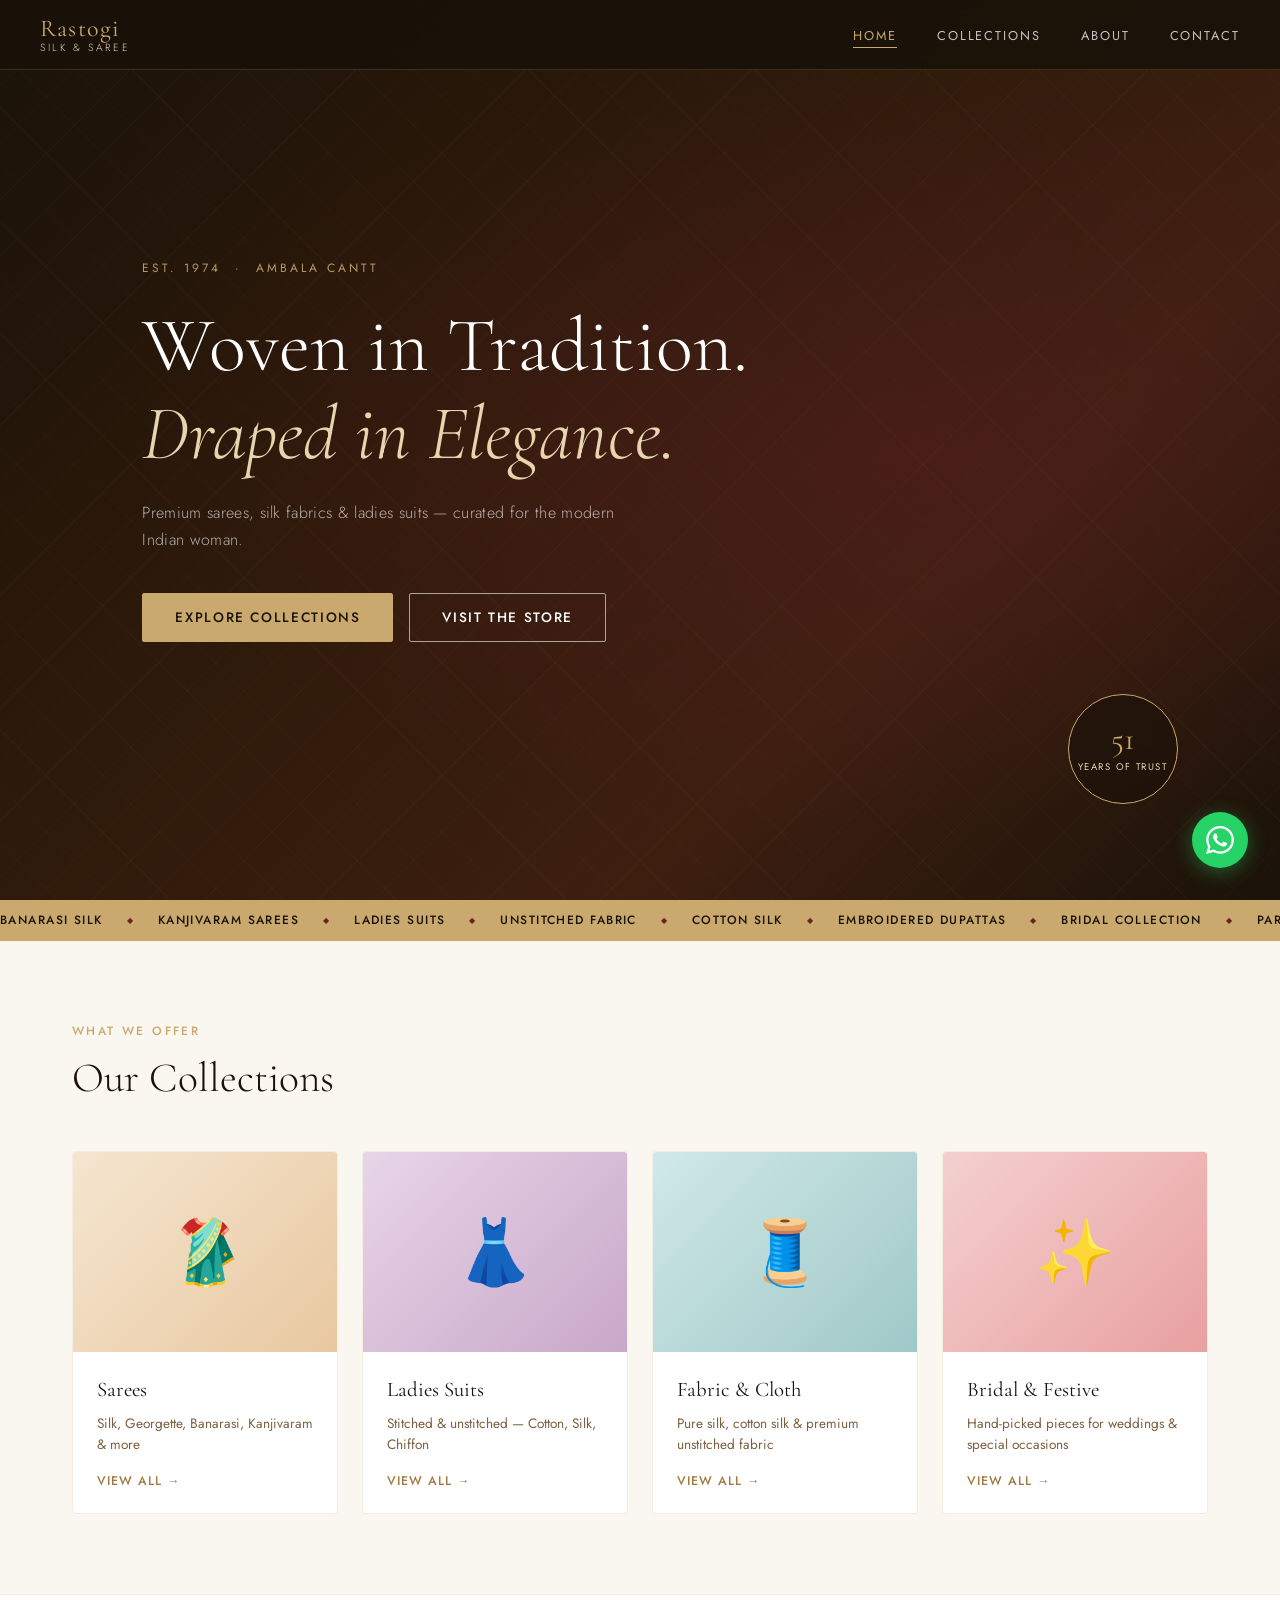
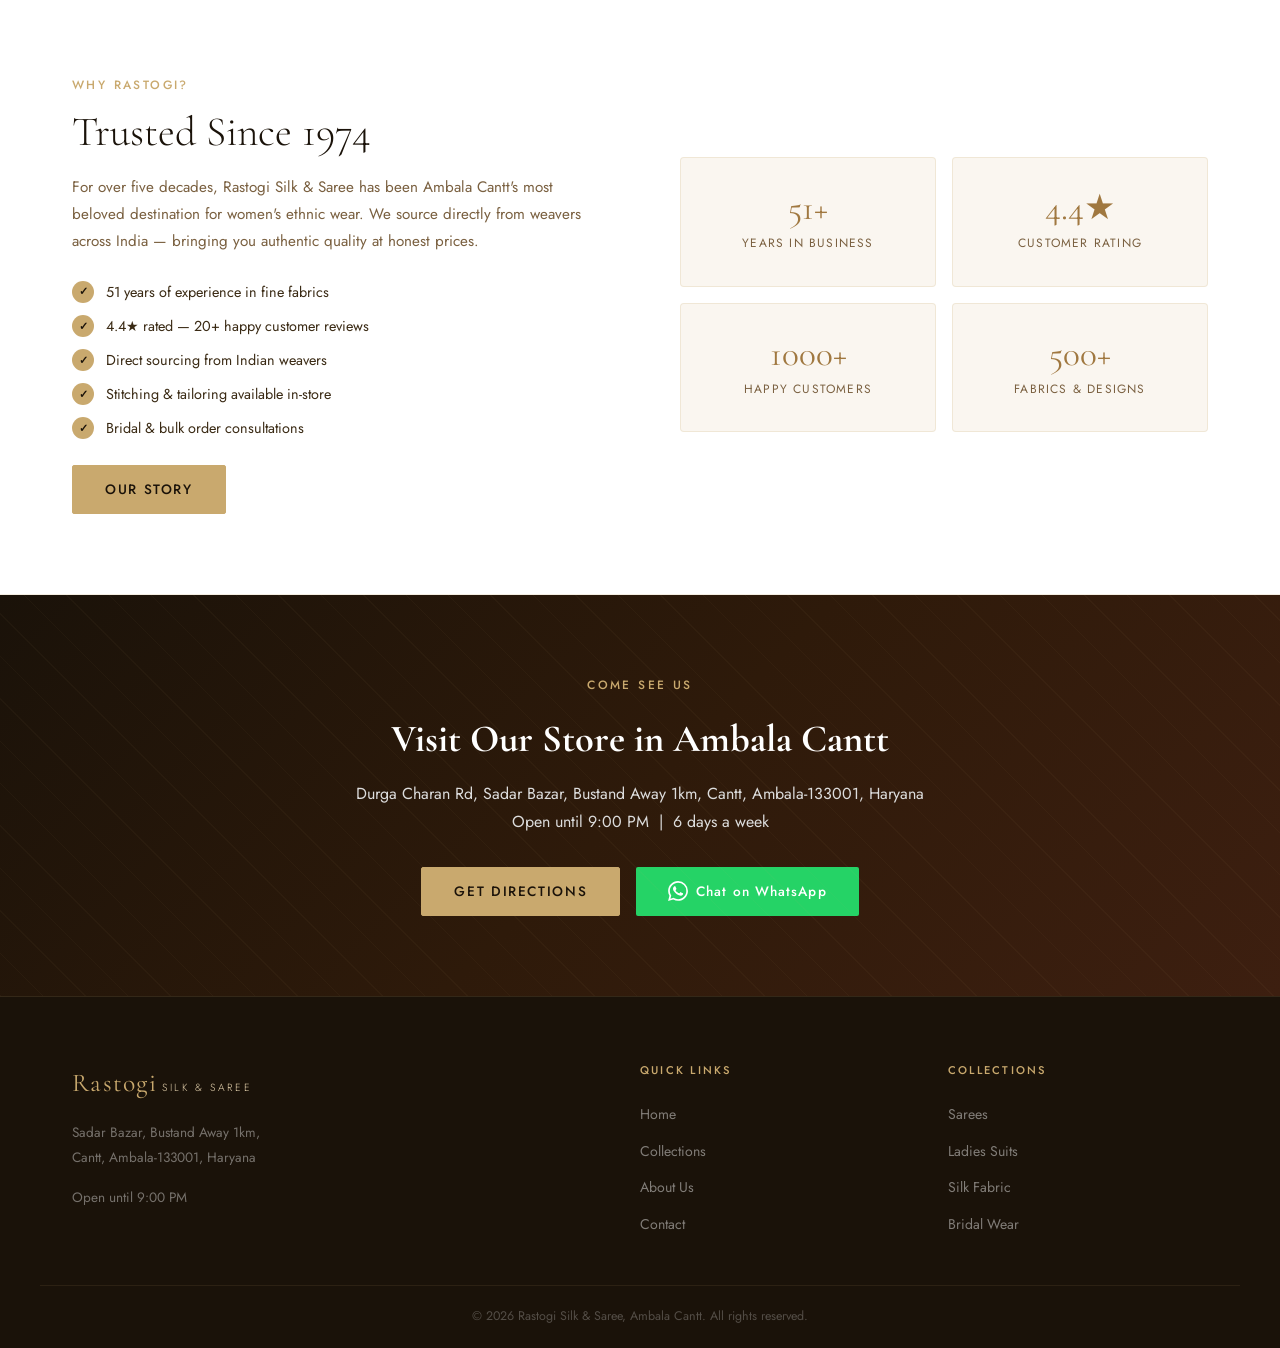
<file: index.html>
<!DOCTYPE html>
<html lang="en">
<head>
  <meta charset="UTF-8" />
  <meta name="viewport" content="width=device-width, initial-scale=1.0" />
  <title>Rastogi Silk & Saree – Ambala Cantt</title>
  <link rel="preconnect" href="https://fonts.googleapis.com" />
  <link rel="preconnect" href="https://fonts.gstatic.com" crossorigin />
  <link href="https://fonts.googleapis.com/css2?family=Cormorant+Garamond:ital,wght@0,300;0,400;0,600;1,300;1,400&family=Jost:wght@300;400;500&display=swap" rel="stylesheet" />
  <link rel="stylesheet" href="css/styles.css" />
</head>
<body>

  <!-- ── NAVBAR ── -->
  <nav class="navbar">
    <div class="nav-logo">
      <span class="logo-main">Rastogi</span>
      <span class="logo-sub">Silk &amp; Saree</span>
    </div>
    <button class="nav-toggle" id="navToggle" aria-label="Toggle menu">&#9776;</button>
    <ul class="nav-links" id="navLinks">
      <li><a href="index.html" class="active">Home</a></li>
      <li><a href="store.html">Collections</a></li>
      <li><a href="about.html">About</a></li>
      <li><a href="contact.html">Contact</a></li>
    </ul>
  </nav>

  <!-- ── HERO ── -->
  <section class="hero">
    <div class="hero-overlay"></div>
    <div class="hero-content">
      <p class="hero-tag">Est. 1974 &nbsp;·&nbsp; Ambala Cantt</p>
      <h1 class="hero-title">Woven in Tradition.<br /><em>Draped in Elegance.</em></h1>
      <p class="hero-sub">Premium sarees, silk fabrics & ladies suits — curated for the modern Indian woman.</p>
      <div class="hero-btns">
        <a href="store.html" class="btn btn-primary">Explore Collections</a>
        <a href="contact.html" class="btn btn-outline">Visit the Store</a>
      </div>
    </div>
    <div class="hero-badge">
      <span class="badge-num">51</span>
      <span class="badge-text">Years of Trust</span>
    </div>
  </section>

  <!-- ── MARQUEE STRIP ── -->
  <div class="marquee-strip">
    <div class="marquee-track">
      <span>Banarasi Silk</span><span class="dot">◆</span>
      <span>Kanjivaram Sarees</span><span class="dot">◆</span>
      <span>Ladies Suits</span><span class="dot">◆</span>
      <span>Unstitched Fabric</span><span class="dot">◆</span>
      <span>Cotton Silk</span><span class="dot">◆</span>
      <span>Embroidered Dupattas</span><span class="dot">◆</span>
      <span>Bridal Collection</span><span class="dot">◆</span>
      <span>Party Wear</span><span class="dot">◆</span>
      <span>Banarasi Silk</span><span class="dot">◆</span>
      <span>Kanjivaram Sarees</span><span class="dot">◆</span>
      <span>Ladies Suits</span><span class="dot">◆</span>
      <span>Unstitched Fabric</span><span class="dot">◆</span>
      <span>Cotton Silk</span><span class="dot">◆</span>
      <span>Embroidered Dupattas</span><span class="dot">◆</span>
      <span>Bridal Collection</span><span class="dot">◆</span>
      <span>Party Wear</span><span class="dot">◆</span>
    </div>
  </div>

  <!-- ── CATEGORIES ── -->
  <section class="categories section">
    <div class="container">
      <p class="section-label">What We Offer</p>
      <h2 class="section-title">Our Collections</h2>
      <div class="cat-grid">

        <a href="store.html" class="cat-card cat-saree">
          <div class="cat-img-wrap">
            <div class="cat-placeholder">
              <span class="cat-icon">🥻</span>
            </div>
          </div>
          <div class="cat-info">
            <h3>Sarees</h3>
            <p>Silk, Georgette, Banarasi, Kanjivaram & more</p>
            <span class="cat-link">View all →</span>
          </div>
        </a>

        <a href="store.html" class="cat-card cat-suits">
          <div class="cat-img-wrap">
            <div class="cat-placeholder">
              <span class="cat-icon">👗</span>
            </div>
          </div>
          <div class="cat-info">
            <h3>Ladies Suits</h3>
            <p>Stitched & unstitched — Cotton, Silk, Chiffon</p>
            <span class="cat-link">View all →</span>
          </div>
        </a>

        <a href="store.html" class="cat-card cat-fabric">
          <div class="cat-img-wrap">
            <div class="cat-placeholder">
              <span class="cat-icon">🧵</span>
            </div>
          </div>
          <div class="cat-info">
            <h3>Fabric & Cloth</h3>
            <p>Pure silk, cotton silk & premium unstitched fabric</p>
            <span class="cat-link">View all →</span>
          </div>
        </a>

        <a href="store.html" class="cat-card cat-bridal">
          <div class="cat-img-wrap">
            <div class="cat-placeholder">
              <span class="cat-icon">✨</span>
            </div>
          </div>
          <div class="cat-info">
            <h3>Bridal & Festive</h3>
            <p>Hand-picked pieces for weddings & special occasions</p>
            <span class="cat-link">View all →</span>
          </div>
        </a>

      </div>
    </div>
  </section>

  <!-- ── WHY US ── -->
  <section class="why-us section">
    <div class="container why-inner">
      <div class="why-text">
        <p class="section-label">Why Rastogi?</p>
        <h2 class="section-title">Trusted Since 1974</h2>
        <p class="why-desc">For over five decades, Rastogi Silk & Saree has been Ambala Cantt's most beloved destination for women's ethnic wear. We source directly from weavers across India — bringing you authentic quality at honest prices.</p>
        <ul class="why-list">
          <li><span class="check">✓</span> 51 years of experience in fine fabrics</li>
          <li><span class="check">✓</span> 4.4★ rated — 20+ happy customer reviews</li>
          <li><span class="check">✓</span> Direct sourcing from Indian weavers</li>
          <li><span class="check">✓</span> Stitching & tailoring available in-store</li>
          <li><span class="check">✓</span> Bridal & bulk order consultations</li>
        </ul>
        <a href="about.html" class="btn btn-primary" style="margin-top:1.5rem">Our Story</a>
      </div>
      <div class="why-stats">
        <div class="stat-box">
          <span class="stat-num">51+</span>
          <span class="stat-label">Years in Business</span>
        </div>
        <div class="stat-box">
          <span class="stat-num">4.4★</span>
          <span class="stat-label">Customer Rating</span>
        </div>
        <div class="stat-box">
          <span class="stat-num">1000+</span>
          <span class="stat-label">Happy Customers</span>
        </div>
        <div class="stat-box">
          <span class="stat-num">500+</span>
          <span class="stat-label">Fabrics & Designs</span>
        </div>
      </div>
    </div>
  </section>

  <!-- ── VISIT US BANNER ── -->
  <section class="visit-banner">
    <div class="container">
      <p class="section-label" style="color:#c9a96e">Come See Us</p>
      <h2 style="font-family:'Cormorant Garamond',serif; font-size:2.4rem; color:#fff; margin-bottom:0.5rem">Visit Our Store in Ambala Cantt</h2>
      <p style="color:#ddd; margin-bottom:2rem">Durga Charan Rd, Sadar Bazar, Bustand Away 1km, Cantt, Ambala-133001, Haryana<br />Open until 9:00 PM &nbsp;|&nbsp; 6 days a week</p>
      <div class="visit-btns">
        <a href="contact.html" class="btn btn-primary">Get Directions</a>
        <a href="https://wa.me/9896221782?text=Hello%2C%20I%20would%20like%20to%20inquire%20about%20your%20collections." class="btn-whatsapp" target="_blank">
          <svg viewBox="0 0 24 24" fill="currentColor" width="20" height="20"><path d="M17.472 14.382c-.297-.149-1.758-.867-2.03-.967-.273-.099-.471-.148-.67.15-.197.297-.767.966-.94 1.164-.173.199-.347.223-.644.075-.297-.15-1.255-.463-2.39-1.475-.883-.788-1.48-1.761-1.653-2.059-.173-.297-.018-.458.13-.606.134-.133.298-.347.446-.52.149-.174.198-.298.298-.497.099-.198.05-.371-.025-.52-.075-.149-.669-1.612-.916-2.207-.242-.579-.487-.5-.669-.51-.173-.008-.371-.01-.57-.01-.198 0-.52.074-.792.372-.272.297-1.04 1.016-1.04 2.479 0 1.462 1.065 2.875 1.213 3.074.149.198 2.096 3.2 5.077 4.487.709.306 1.262.489 1.694.625.712.227 1.36.195 1.871.118.571-.085 1.758-.719 2.006-1.413.248-.694.248-1.289.173-1.413-.074-.124-.272-.198-.57-.347m-5.421 7.403h-.004a9.87 9.87 0 01-5.031-1.378l-.361-.214-3.741.982.998-3.648-.235-.374a9.86 9.86 0 01-1.51-5.26c.001-5.45 4.436-9.884 9.888-9.884 2.64 0 5.122 1.03 6.988 2.898a9.825 9.825 0 012.893 6.994c-.003 5.45-4.437 9.884-9.885 9.884m8.413-18.297A11.815 11.815 0 0012.05 0C5.495 0 .16 5.335.157 11.892c0 2.096.547 4.142 1.588 5.945L.057 24l6.305-1.654a11.882 11.882 0 005.683 1.448h.005c6.554 0 11.89-5.335 11.893-11.893a11.821 11.821 0 00-3.48-8.413z"/></svg>
          Chat on WhatsApp
        </a>
      </div>
    </div>
  </section>

  <!-- ── FOOTER ── -->
  <footer class="footer">
    <div class="container footer-inner">
      <div class="footer-brand">
        <span class="logo-main">Rastogi</span>
        <span class="logo-sub">Silk &amp; Saree</span>
        <p>Sadar Bazar, Bustand Away 1km,<br />Cantt, Ambala-133001, Haryana</p>
        <p>Open until 9:00 PM</p>
      </div>
      <div class="footer-links">
        <h4>Quick Links</h4>
        <ul>
          <li><a href="index.html">Home</a></li>
          <li><a href="store.html">Collections</a></li>
          <li><a href="about.html">About Us</a></li>
          <li><a href="contact.html">Contact</a></li>
        </ul>
      </div>
      <div class="footer-links">
        <h4>Collections</h4>
        <ul>
          <li><a href="store.html">Sarees</a></li>
          <li><a href="store.html">Ladies Suits</a></li>
          <li><a href="store.html">Silk Fabric</a></li>
          <li><a href="store.html">Bridal Wear</a></li>
        </ul>
      </div>
    </div>
    <div class="footer-bottom">
      <p>© 2026 Rastogi Silk & Saree, Ambala Cantt. All rights reserved.</p>
    </div>
  </footer>

  <!-- WhatsApp Float Button -->
  <a href="https://wa.me/9896221782?text=Hello%2C%20I%20would%20like%20to%20inquire%20about%20your%20collections." class="whatsapp-float" target="_blank" aria-label="Chat on WhatsApp">
    <svg viewBox="0 0 24 24" fill="currentColor" width="28" height="28"><path d="M17.472 14.382c-.297-.149-1.758-.867-2.03-.967-.273-.099-.471-.148-.67.15-.197.297-.767.966-.94 1.164-.173.199-.347.223-.644.075-.297-.15-1.255-.463-2.39-1.475-.883-.788-1.48-1.761-1.653-2.059-.173-.297-.018-.458.13-.606.134-.133.298-.347.446-.52.149-.174.198-.298.298-.497.099-.198.05-.371-.025-.52-.075-.149-.669-1.612-.916-2.207-.242-.579-.487-.5-.669-.51-.173-.008-.371-.01-.57-.01-.198 0-.52.074-.792.372-.272.297-1.04 1.016-1.04 2.479 0 1.462 1.065 2.875 1.213 3.074.149.198 2.096 3.2 5.077 4.487.709.306 1.262.489 1.694.625.712.227 1.36.195 1.871.118.571-.085 1.758-.719 2.006-1.413.248-.694.248-1.289.173-1.413-.074-.124-.272-.198-.57-.347m-5.421 7.403h-.004a9.87 9.87 0 01-5.031-1.378l-.361-.214-3.741.982.998-3.648-.235-.374a9.86 9.86 0 01-1.51-5.26c.001-5.45 4.436-9.884 9.888-9.884 2.64 0 5.122 1.03 6.988 2.898a9.825 9.825 0 012.893 6.994c-.003 5.45-4.437 9.884-9.885 9.884m8.413-18.297A11.815 11.815 0 0012.05 0C5.495 0 .16 5.335.157 11.892c0 2.096.547 4.142 1.588 5.945L.057 24l6.305-1.654a11.882 11.882 0 005.683 1.448h.005c6.554 0 11.89-5.335 11.893-11.893a11.821 11.821 0 00-3.48-8.413z"/></svg>
  </a>

  <script src="js/main.js"></script>
</body>
</html>
</file>
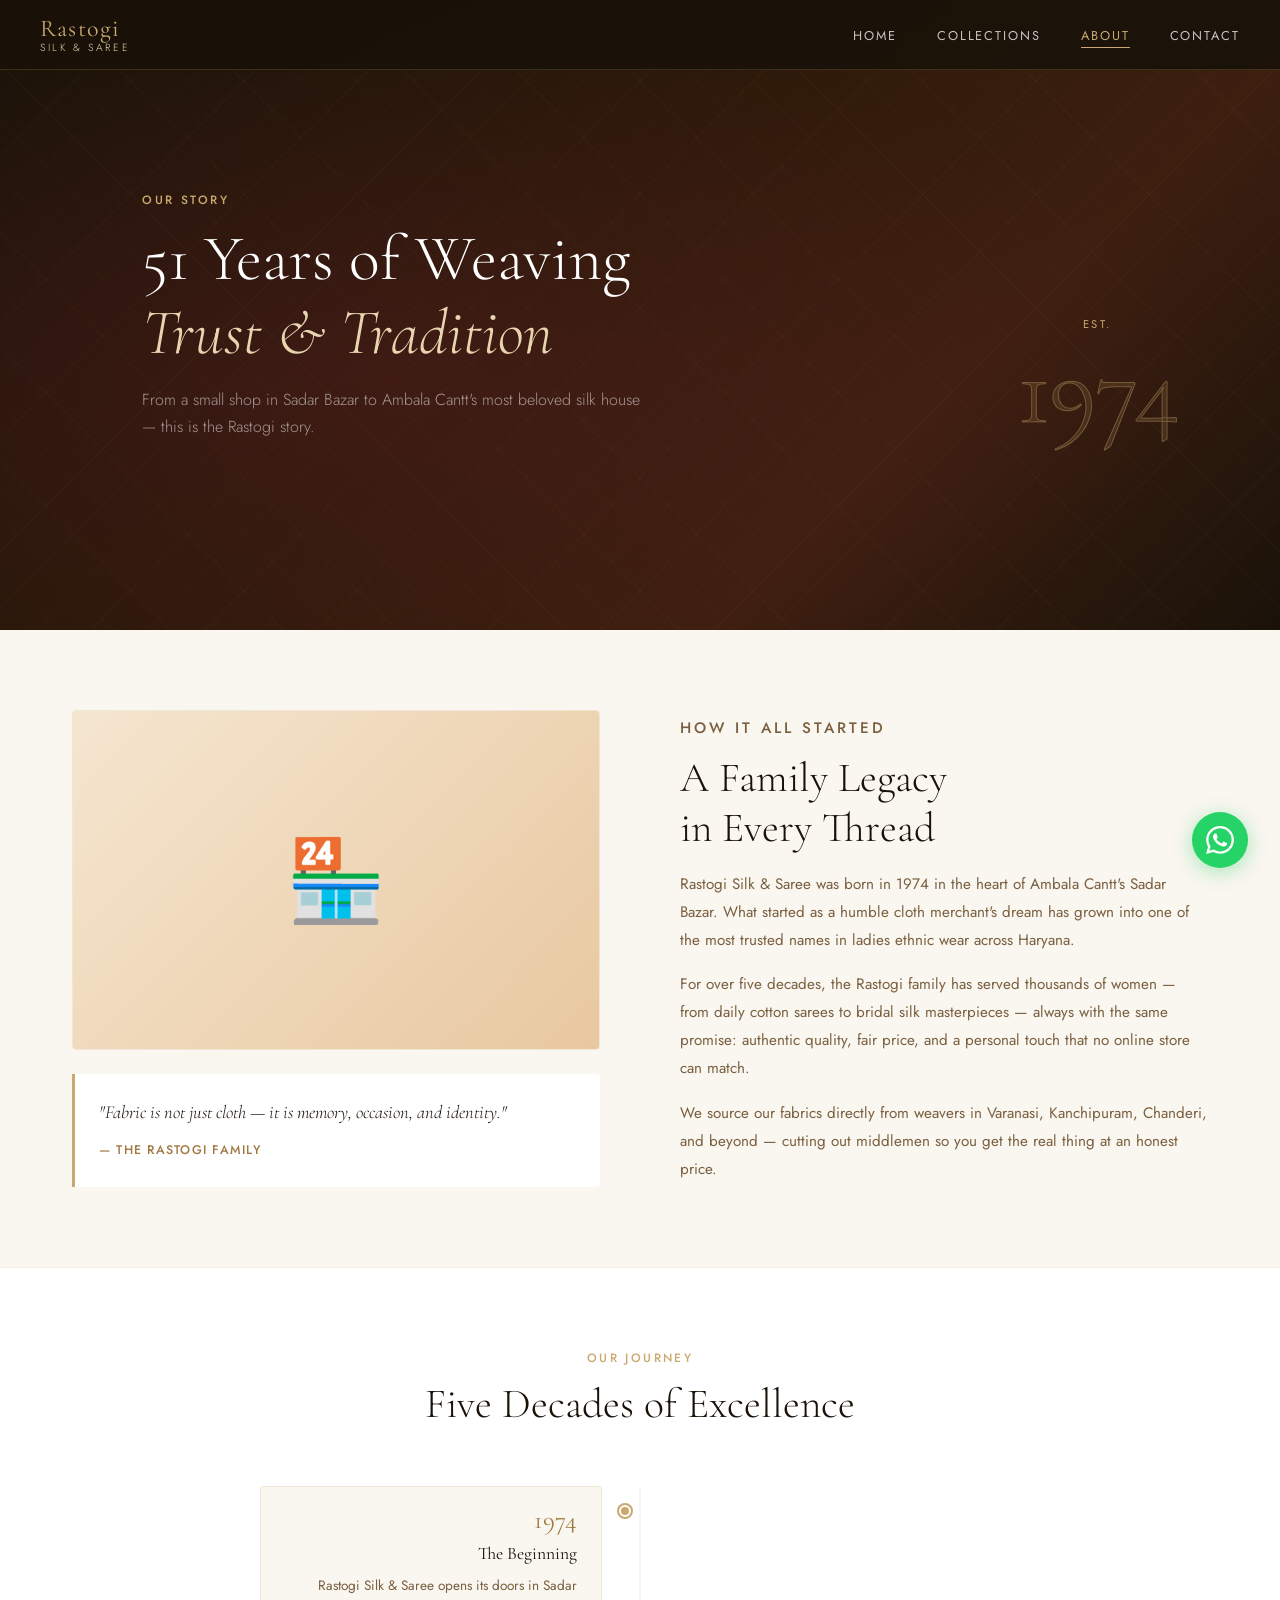
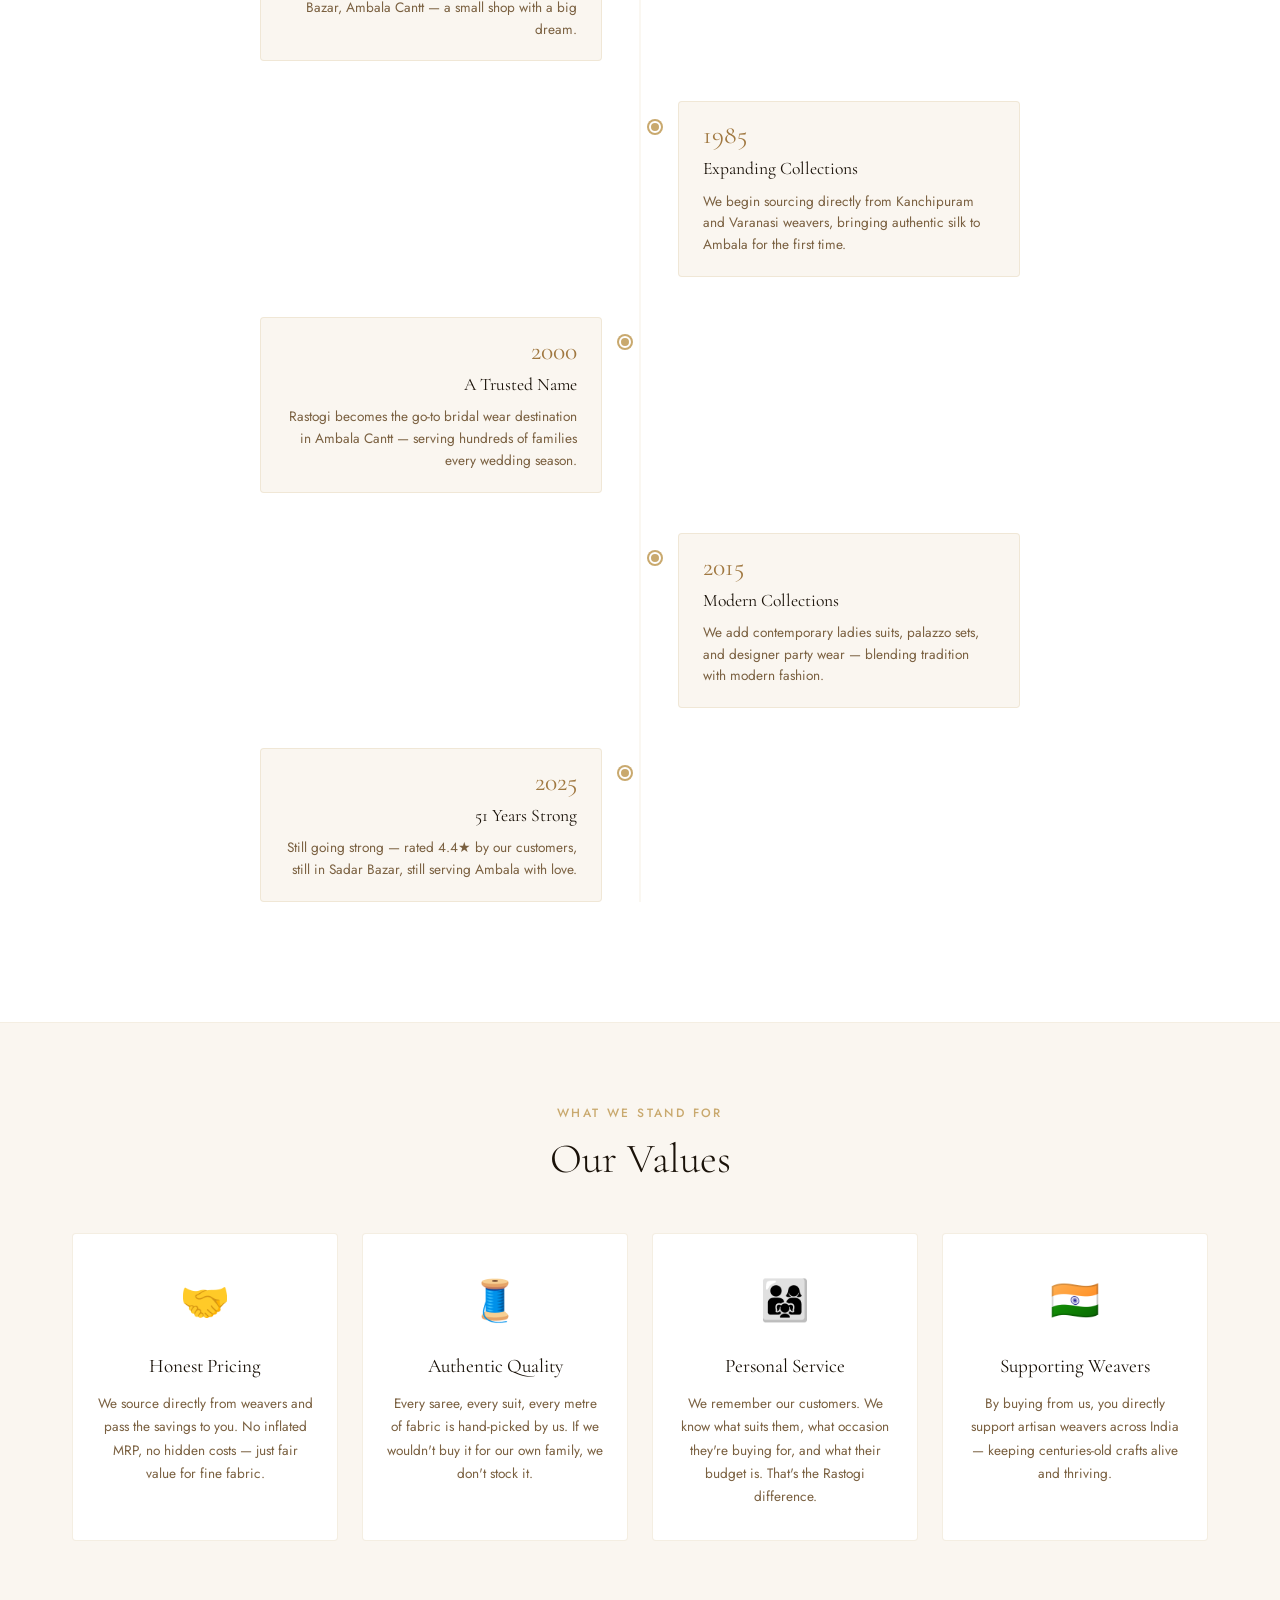
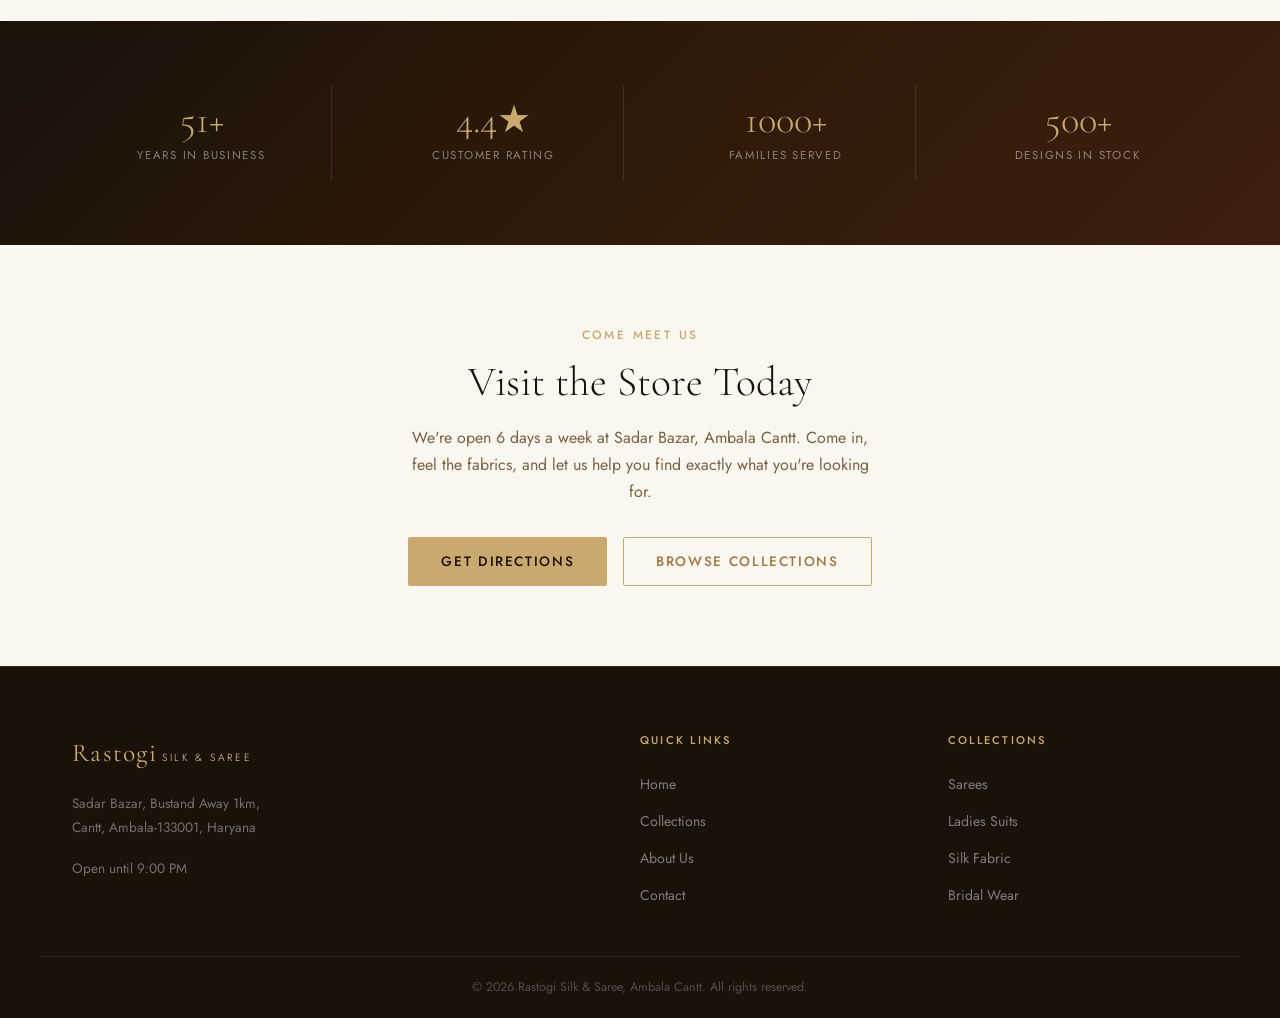
<file: about.html>
<!DOCTYPE html>
<html lang="en">
<head>
  <meta charset="UTF-8" />
  <meta name="viewport" content="width=device-width, initial-scale=1.0" />
  <title>About Us – Rastogi Silk & Saree</title>
  <link rel="preconnect" href="https://fonts.googleapis.com" />
  <link rel="preconnect" href="https://fonts.gstatic.com" crossorigin />
  <link href="https://fonts.googleapis.com/css2?family=Cormorant+Garamond:ital,wght@0,300;0,400;0,600;1,300;1,400&family=Jost:wght@300;400;500&display=swap" rel="stylesheet" />
  <link rel="stylesheet" href="css/styles.css" />
  <link rel="stylesheet" href="css/about.css" />
</head>
<body>

  <!-- ── NAVBAR ── -->
  <nav class="navbar">
    <div class="nav-logo">
      <span class="logo-main">Rastogi</span>
      <span class="logo-sub">Silk &amp; Saree</span>
    </div>
    <button class="nav-toggle" id="navToggle" aria-label="Toggle menu">&#9776;</button>
    <ul class="nav-links" id="navLinks">
      <li><a href="index.html">Home</a></li>
      <li><a href="store.html">Collections</a></li>
      <li><a href="about.html" class="active">About</a></li>
      <li><a href="contact.html">Contact</a></li>
    </ul>
  </nav>

  <!-- ── HERO ── -->
  <section class="about-hero">
    <div class="about-hero-overlay"></div>
    <div class="about-hero-content">
      <p class="section-label">Our Story</p>
      <h1 class="about-hero-title">51 Years of Weaving<br /><em>Trust &amp; Tradition</em></h1>
      <p class="about-hero-sub">From a small shop in Sadar Bazar to Ambala Cantt's most beloved silk house — this is the Rastogi story.</p>
    </div>
    <div class="about-hero-year">
      <span>Est.</span>
      <strong>1974</strong>
    </div>
  </section>

  <!-- ── STORY SECTION ── -->
  <section class="story-section section">
    <div class="container story-grid">
      <div class="story-visual">
        <div class="story-img-block">
          <div class="story-img-placeholder">🏪</div>
        </div>
        <div class="story-quote-block">
          <p class="story-quote">"Fabric is not just cloth — it is memory, occasion, and identity."</p>
          <span class="story-quote-attr">— The Rastogi Family</span>
        </div>
      </div>
      <div class="story-text">
        <p class="section-label">How It All Started</p>
        <h2 class="section-title">A Family Legacy<br />in Every Thread</h2>
        <p>Rastogi Silk &amp; Saree was born in 1974 in the heart of Ambala Cantt's Sadar Bazar. What started as a humble cloth merchant's dream has grown into one of the most trusted names in ladies ethnic wear across Haryana.</p>
        <p style="margin-top:1rem;">For over five decades, the Rastogi family has served thousands of women — from daily cotton sarees to bridal silk masterpieces — always with the same promise: authentic quality, fair price, and a personal touch that no online store can match.</p>
        <p style="margin-top:1rem;">We source our fabrics directly from weavers in Varanasi, Kanchipuram, Chanderi, and beyond — cutting out middlemen so you get the real thing at an honest price.</p>
      </div>
    </div>
  </section>

  <!-- ── TIMELINE ── -->
  <section class="timeline-section section">
    <div class="container">
      <p class="section-label" style="text-align:center">Our Journey</p>
      <h2 class="section-title" style="text-align:center; margin-bottom:3.5rem">Five Decades of Excellence</h2>
      <div class="timeline">

        <div class="timeline-item left reveal">
          <div class="timeline-dot"></div>
          <div class="timeline-card">
            <span class="timeline-year">1974</span>
            <h3>The Beginning</h3>
            <p>Rastogi Silk &amp; Saree opens its doors in Sadar Bazar, Ambala Cantt — a small shop with a big dream.</p>
          </div>
        </div>

        <div class="timeline-item right reveal">
          <div class="timeline-dot"></div>
          <div class="timeline-card">
            <span class="timeline-year">1985</span>
            <h3>Expanding Collections</h3>
            <p>We begin sourcing directly from Kanchipuram and Varanasi weavers, bringing authentic silk to Ambala for the first time.</p>
          </div>
        </div>

        <div class="timeline-item left reveal">
          <div class="timeline-dot"></div>
          <div class="timeline-card">
            <span class="timeline-year">2000</span>
            <h3>A Trusted Name</h3>
            <p>Rastogi becomes the go-to bridal wear destination in Ambala Cantt — serving hundreds of families every wedding season.</p>
          </div>
        </div>

        <div class="timeline-item right reveal">
          <div class="timeline-dot"></div>
          <div class="timeline-card">
            <span class="timeline-year">2015</span>
            <h3>Modern Collections</h3>
            <p>We add contemporary ladies suits, palazzo sets, and designer party wear — blending tradition with modern fashion.</p>
          </div>
        </div>

        <div class="timeline-item left reveal">
          <div class="timeline-dot"></div>
          <div class="timeline-card">
            <span class="timeline-year">2025</span>
            <h3>51 Years Strong</h3>
            <p>Still going strong — rated 4.4★ by our customers, still in Sadar Bazar, still serving Ambala with love.</p>
          </div>
        </div>

      </div>
    </div>
  </section>

  <!-- ── VALUES ── -->
  <section class="values-section section">
    <div class="container">
      <p class="section-label" style="text-align:center">What We Stand For</p>
      <h2 class="section-title" style="text-align:center; margin-bottom:3rem">Our Values</h2>
      <div class="values-grid">
        <div class="value-card reveal">
          <div class="value-icon">🤝</div>
          <h3>Honest Pricing</h3>
          <p>We source directly from weavers and pass the savings to you. No inflated MRP, no hidden costs — just fair value for fine fabric.</p>
        </div>
        <div class="value-card reveal">
          <div class="value-icon">🧵</div>
          <h3>Authentic Quality</h3>
          <p>Every saree, every suit, every metre of fabric is hand-picked by us. If we wouldn't buy it for our own family, we don't stock it.</p>
        </div>
        <div class="value-card reveal">
          <div class="value-icon">👨‍👩‍👧</div>
          <h3>Personal Service</h3>
          <p>We remember our customers. We know what suits them, what occasion they're buying for, and what their budget is. That's the Rastogi difference.</p>
        </div>
        <div class="value-card reveal">
          <div class="value-icon">🇮🇳</div>
          <h3>Supporting Weavers</h3>
          <p>By buying from us, you directly support artisan weavers across India — keeping centuries-old crafts alive and thriving.</p>
        </div>
      </div>
    </div>
  </section>

  <!-- ── STATS BAND ── -->
  <section class="about-stats">
    <div class="container about-stats-grid">
      <div class="about-stat">
        <span class="about-stat-num">51+</span>
        <span class="about-stat-label">Years in Business</span>
      </div>
      <div class="about-stat">
        <span class="about-stat-num">4.4★</span>
        <span class="about-stat-label">Customer Rating</span>
      </div>
      <div class="about-stat">
        <span class="about-stat-num">1000+</span>
        <span class="about-stat-label">Families Served</span>
      </div>
      <div class="about-stat">
        <span class="about-stat-num">500+</span>
        <span class="about-stat-label">Designs in Stock</span>
      </div>
    </div>
  </section>

  <!-- ── CTA ── -->
  <section class="about-cta section">
    <div class="container" style="text-align:center">
      <p class="section-label">Come Meet Us</p>
      <h2 class="section-title">Visit the Store Today</h2>
      <p style="color:var(--text-muted); max-width:480px; margin:0 auto 2rem;">We're open 6 days a week at Sadar Bazar, Ambala Cantt. Come in, feel the fabrics, and let us help you find exactly what you're looking for.</p>
      <div style="display:flex; gap:1rem; justify-content:center; flex-wrap:wrap;">
        <a href="contact.html" class="btn btn-primary">Get Directions</a>
        <a href="store.html" class="btn" style="background:transparent; border:1px solid var(--gold); color:var(--gold-dark);">Browse Collections</a>
      </div>
    </div>
  </section>

  <!-- ── FOOTER ── -->
  <footer class="footer">
    <div class="container footer-inner">
      <div class="footer-brand">
        <span class="logo-main">Rastogi</span>
        <span class="logo-sub">Silk &amp; Saree</span>
        <p>Sadar Bazar, Bustand Away 1km,<br />Cantt, Ambala-133001, Haryana</p>
        <p>Open until 9:00 PM</p>
      </div>
      <div class="footer-links">
        <h4>Quick Links</h4>
        <ul>
          <li><a href="index.html">Home</a></li>
          <li><a href="store.html">Collections</a></li>
          <li><a href="about.html">About Us</a></li>
          <li><a href="contact.html">Contact</a></li>
        </ul>
      </div>
      <div class="footer-links">
        <h4>Collections</h4>
        <ul>
          <li><a href="store.html">Sarees</a></li>
          <li><a href="store.html">Ladies Suits</a></li>
          <li><a href="store.html">Silk Fabric</a></li>
          <li><a href="store.html">Bridal Wear</a></li>
        </ul>
      </div>
    </div>
    <div class="footer-bottom">
      <p>© 2026 Rastogi Silk &amp; Saree, Ambala Cantt. All rights reserved.</p>
    </div>
  </footer>

  <!-- WhatsApp Float -->
  <a href="https://wa.me/9896221782?text=Hello%2C%20I%20would%20like%20to%20enquire%20about%20your%20collections." class="whatsapp-float" target="_blank" aria-label="Chat on WhatsApp">
    <svg viewBox="0 0 24 24" fill="currentColor" width="28" height="28"><path d="M17.472 14.382c-.297-.149-1.758-.867-2.03-.967-.273-.099-.471-.148-.67.15-.197.297-.767.966-.94 1.164-.173.199-.347.223-.644.075-.297-.15-1.255-.463-2.39-1.475-.883-.788-1.48-1.761-1.653-2.059-.173-.297-.018-.458.13-.606.134-.133.298-.347.446-.52.149-.174.198-.298.298-.497.099-.198.05-.371-.025-.52-.075-.149-.669-1.612-.916-2.207-.242-.579-.487-.5-.669-.51-.173-.008-.371-.01-.57-.01-.198 0-.52.074-.792.372-.272.297-1.04 1.016-1.04 2.479 0 1.462 1.065 2.875 1.213 3.074.149.198 2.096 3.2 5.077 4.487.709.306 1.262.489 1.694.625.712.227 1.36.195 1.871.118.571-.085 1.758-.719 2.006-1.413.248-.694.248-1.289.173-1.413-.074-.124-.272-.198-.57-.347m-5.421 7.403h-.004a9.87 9.87 0 01-5.031-1.378l-.361-.214-3.741.982.998-3.648-.235-.374a9.86 9.86 0 01-1.51-5.26c.001-5.45 4.436-9.884 9.888-9.884 2.64 0 5.122 1.03 6.988 2.898a9.825 9.825 0 012.893 6.994c-.003 5.45-4.437 9.884-9.885 9.884m8.413-18.297A11.815 11.815 0 0012.05 0C5.495 0 .16 5.335.157 11.892c0 2.096.547 4.142 1.588 5.945L.057 24l6.305-1.654a11.882 11.882 0 005.683 1.448h.005c6.554 0 11.89-5.335 11.893-11.893a11.821 11.821 0 00-3.48-8.413z"/></svg>
  </a>

  <script src="js/main.js"></script>
  <script src="js/about.js"></script>
</body>
</html>
</file>
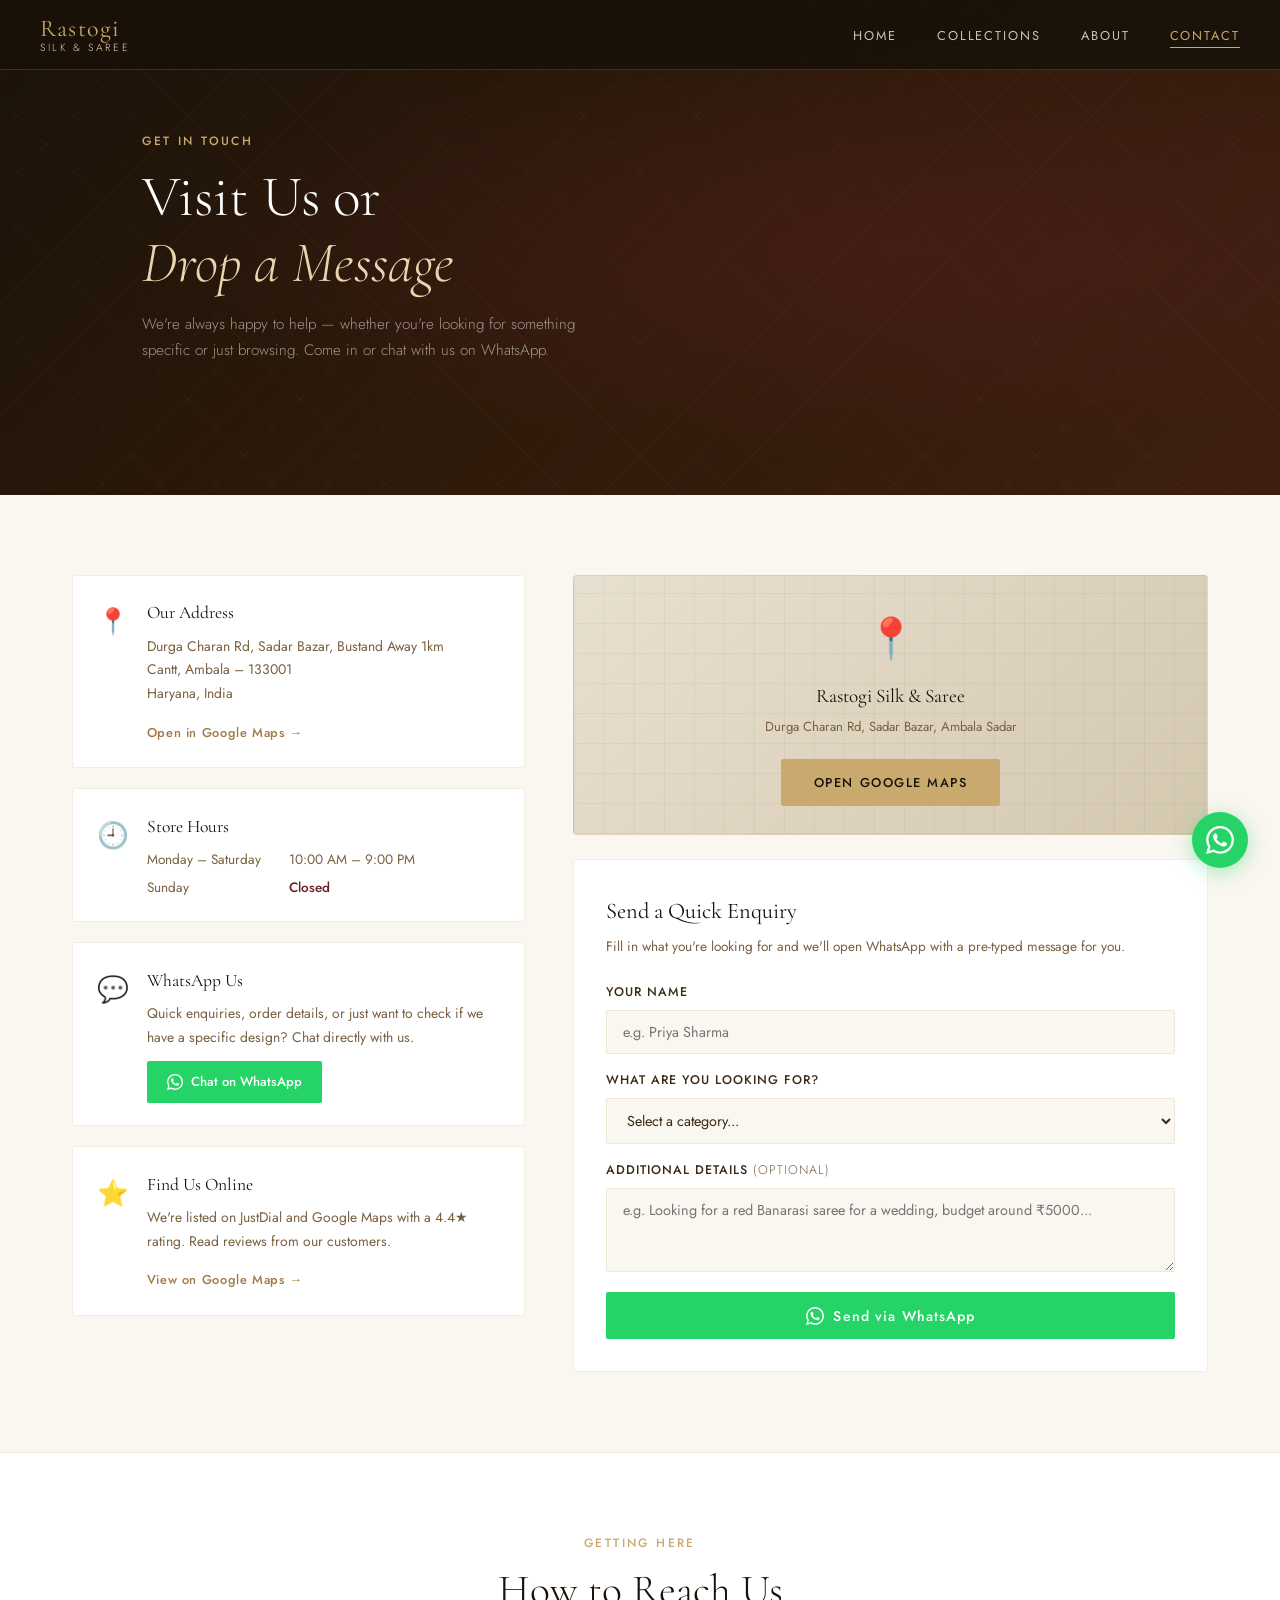
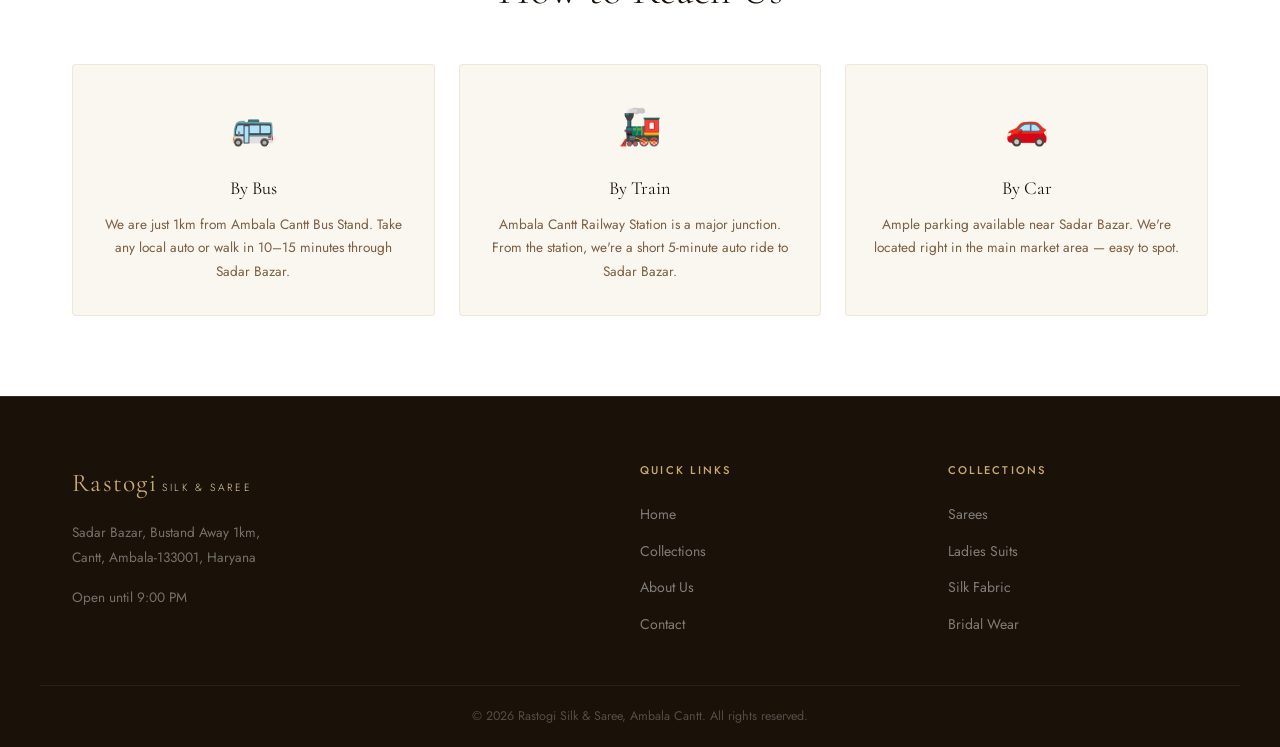
<file: contact.html>
<!DOCTYPE html>
<html lang="en">
<head>
  <meta charset="UTF-8" />
  <meta name="viewport" content="width=device-width, initial-scale=1.0" />
  <title>Contact – Rastogi Silk & Saree</title>
  <link rel="preconnect" href="https://fonts.googleapis.com" />
  <link rel="preconnect" href="https://fonts.gstatic.com" crossorigin />
  <link href="https://fonts.googleapis.com/css2?family=Cormorant+Garamond:ital,wght@0,300;0,400;0,600;1,300;1,400&family=Jost:wght@300;400;500&display=swap" rel="stylesheet" />
  <link rel="stylesheet" href="css/styles.css" />
  <link rel="stylesheet" href="css/contact.css" />
</head>
<body>

  <!-- ── NAVBAR ── -->
  <nav class="navbar">
    <div class="nav-logo">
      <span class="logo-main">Rastogi</span>
      <span class="logo-sub">Silk &amp; Saree</span>
    </div>
    <button class="nav-toggle" id="navToggle" aria-label="Toggle menu">&#9776;</button>
    <ul class="nav-links" id="navLinks">
      <li><a href="index.html">Home</a></li>
      <li><a href="store.html">Collections</a></li>
      <li><a href="about.html">About</a></li>
      <li><a href="contact.html" class="active">Contact</a></li>
    </ul>
  </nav>

  <!-- ── HERO ── -->
  <section class="contact-hero">
    <div class="contact-hero-overlay"></div>
    <div class="contact-hero-content">
      <p class="section-label">Get In Touch</p>
      <h1 class="contact-hero-title">Visit Us or<br /><em>Drop a Message</em></h1>
      <p class="contact-hero-sub">We're always happy to help — whether you're looking for something specific or just browsing. Come in or chat with us on WhatsApp.</p>
    </div>
  </section>

  <!-- ── MAIN CONTACT SECTION ── -->
  <section class="contact-main section">
    <div class="container contact-grid">

      <!-- LEFT: Info Cards -->
      <div class="contact-info">

        <div class="info-card reveal">
          <div class="info-icon">📍</div>
          <div class="info-body">
            <h3>Our Address</h3>
            <p>Durga Charan Rd, Sadar Bazar, Bustand Away 1km<br />Cantt, Ambala – 133001<br />Haryana, India</p>
            <a href="https://www.google.com/maps/place/RASTOGI+SILK+%26+SAREES/@30.3376943,76.8390382,17z/data=!4m16!1m9!3m8!1s0x390fb616ea2fa017:0x3567e3fb740feb5b!2sRASTOGI+SILK+%26+SAREES!8m2!3d30.3376943!4d76.8416131!9m1!1b1!16s%2Fg%2F124svrs88!3m5!1s0x390fb616ea2fa017:0x3567e3fb740feb5b!8m2!3d30.3376943!4d76.8416131!16s%2Fg%2F124svrs88?entry=ttu&g_ep=EgoyMDI2MDUxMi4wIKXMDSoASAFQAw%3D%3D" target="_blank" class="info-link">Open in Google Maps →</a>
          </div>
        </div>

        <div class="info-card reveal">
          <div class="info-icon">🕘</div>
          <div class="info-body">
            <h3>Store Hours</h3>
            <div class="hours-grid">
              <span>Monday – Saturday</span>
              <span>10:00 AM – 9:00 PM</span>
              <span>Sunday</span>
              <span class="closed">Closed</span>
            </div>
          </div>
        </div>

        <div class="info-card reveal">
          <div class="info-icon">💬</div>
          <div class="info-body">
            <h3>WhatsApp Us</h3>
            <p>Quick enquiries, order details, or just want to check if we have a specific design? Chat directly with us.</p>
            <a href="https://wa.me/9896221782?text=Hello%2C%20I%20would%20like%20to%20enquire%20about%20your%20collections." target="_blank" class="btn-whatsapp-card">
              <svg viewBox="0 0 24 24" fill="currentColor" width="16" height="16"><path d="M17.472 14.382c-.297-.149-1.758-.867-2.03-.967-.273-.099-.471-.148-.67.15-.197.297-.767.966-.94 1.164-.173.199-.347.223-.644.075-.297-.15-1.255-.463-2.39-1.475-.883-.788-1.48-1.761-1.653-2.059-.173-.297-.018-.458.13-.606.134-.133.298-.347.446-.52.149-.174.198-.298.298-.497.099-.198.05-.371-.025-.52-.075-.149-.669-1.612-.916-2.207-.242-.579-.487-.5-.669-.51-.173-.008-.371-.01-.57-.01-.198 0-.52.074-.792.372-.272.297-1.04 1.016-1.04 2.479 0 1.462 1.065 2.875 1.213 3.074.149.198 2.096 3.2 5.077 4.487.709.306 1.262.489 1.694.625.712.227 1.36.195 1.871.118.571-.085 1.758-.719 2.006-1.413.248-.694.248-1.289.173-1.413-.074-.124-.272-.198-.57-.347m-5.421 7.403h-.004a9.87 9.87 0 01-5.031-1.378l-.361-.214-3.741.982.998-3.648-.235-.374a9.86 9.86 0 01-1.51-5.26c.001-5.45 4.436-9.884 9.888-9.884 2.64 0 5.122 1.03 6.988 2.898a9.825 9.825 0 012.893 6.994c-.003 5.45-4.437 9.884-9.885 9.884m8.413-18.297A11.815 11.815 0 0012.05 0C5.495 0 .16 5.335.157 11.892c0 2.096.547 4.142 1.588 5.945L.057 24l6.305-1.654a11.882 11.882 0 005.683 1.448h.005c6.554 0 11.89-5.335 11.893-11.893a11.821 11.821 0 00-3.48-8.413z"/></svg>
              Chat on WhatsApp
            </a>
          </div>
        </div>

        <div class="info-card reveal">
          <div class="info-icon">⭐</div>
          <div class="info-body">
            <h3>Find Us Online</h3>
            <p>We're listed on JustDial and Google Maps with a 4.4★ rating. Read reviews from our customers.</p>
            <a href="https://www.google.com/maps/place/RASTOGI+SILK+%26+SAREES/@30.3376943,76.8390382,17z/data=!4m8!3m7!1s0x390fb616ea2fa017:0x3567e3fb740feb5b!8m2!3d30.3376943!4d76.8416131!9m1!1b1!16s%2Fg%2F124svrs88?entry=ttu&g_ep=EgoyMDI2MDUxMi4wIKXMDSoASAFQAw%3D%3D" target="_blank" class="info-link">View on Google Maps →</a>
          </div>
        </div>

      </div>

      <!-- RIGHT: Map + Enquiry -->
      <div class="contact-right">

        <!-- Embedded Map -->
        <div class="map-wrap reveal">
          <div class="map-placeholder">
            <div class="map-inner">
              <div class="map-pin">📍</div>
              <p class="map-name">Rastogi Silk &amp; Saree</p>
              <p class="map-addr">Durga Charan Rd, Sadar Bazar, Ambala Sadar</p>
              <a href="https://www.google.com/maps/place/RASTOGI+SILK+%26+SAREES/@30.3376943,76.8390382,17z/data=!3m1!4b1!4m6!3m5!1s0x390fb616ea2fa017:0x3567e3fb740feb5b!8m2!3d30.3376943!4d76.8416131!16s%2Fg%2F124svrs88?entry=ttu&g_ep=EgoyMDI2MDUxMi4wIKXMDSoASAFQAw%3D%3D" target="_blank" class="btn btn-primary" style="margin-top:1.25rem; font-size:0.8rem;">
                Open Google Maps
              </a>
            </div>
          </div>
        </div>

        <!-- Quick Enquiry via WhatsApp -->
        <div class="enquiry-box reveal">
          <h3 class="enquiry-title">Send a Quick Enquiry</h3>
          <p class="enquiry-sub">Fill in what you're looking for and we'll open WhatsApp with a pre-typed message for you.</p>
          <div class="enquiry-form">
            <div class="field-group">
              <label>Your Name</label>
              <input type="text" id="enquiryName" placeholder="e.g. Priya Sharma" />
            </div>
            <div class="field-group">
              <label>What are you looking for?</label>
              <select id="enquiryCategory">
                <option value="">Select a category...</option>
                <option value="Banarasi Silk Saree">Banarasi Silk Saree</option>
                <option value="Kanjivaram Saree">Kanjivaram Saree</option>
                <option value="Cotton Silk Saree">Cotton Silk Saree</option>
                <option value="Ladies Suit (Stitched)">Ladies Suit (Stitched)</option>
                <option value="Ladies Suit (Unstitched)">Ladies Suit (Unstitched)</option>
                <option value="Silk Fabric">Silk Fabric</option>
                <option value="Bridal / Wedding Wear">Bridal / Wedding Wear</option>
                <option value="Other">Other</option>
              </select>
            </div>
            <div class="field-group">
              <label>Additional Details <span style="color:var(--text-muted); font-weight:300">(optional)</span></label>
              <textarea id="enquiryDetails" placeholder="e.g. Looking for a red Banarasi saree for a wedding, budget around ₹5000..." rows="3"></textarea>
            </div>
            <button class="btn-enquiry-wa" id="sendEnquiry">
              <svg viewBox="0 0 24 24" fill="currentColor" width="18" height="18"><path d="M17.472 14.382c-.297-.149-1.758-.867-2.03-.967-.273-.099-.471-.148-.67.15-.197.297-.767.966-.94 1.164-.173.199-.347.223-.644.075-.297-.15-1.255-.463-2.39-1.475-.883-.788-1.48-1.761-1.653-2.059-.173-.297-.018-.458.13-.606.134-.133.298-.347.446-.52.149-.174.198-.298.298-.497.099-.198.05-.371-.025-.52-.075-.149-.669-1.612-.916-2.207-.242-.579-.487-.5-.669-.51-.173-.008-.371-.01-.57-.01-.198 0-.52.074-.792.372-.272.297-1.04 1.016-1.04 2.479 0 1.462 1.065 2.875 1.213 3.074.149.198 2.096 3.2 5.077 4.487.709.306 1.262.489 1.694.625.712.227 1.36.195 1.871.118.571-.085 1.758-.719 2.006-1.413.248-.694.248-1.289.173-1.413-.074-.124-.272-.198-.57-.347m-5.421 7.403h-.004a9.87 9.87 0 01-5.031-1.378l-.361-.214-3.741.982.998-3.648-.235-.374a9.86 9.86 0 01-1.51-5.26c.001-5.45 4.436-9.884 9.888-9.884 2.64 0 5.122 1.03 6.988 2.898a9.825 9.825 0 012.893 6.994c-.003 5.45-4.437 9.884-9.885 9.884m8.413-18.297A11.815 11.815 0 0012.05 0C5.495 0 .16 5.335.157 11.892c0 2.096.547 4.142 1.588 5.945L.057 24l6.305-1.654a11.882 11.882 0 005.683 1.448h.005c6.554 0 11.89-5.335 11.893-11.893a11.821 11.821 0 00-3.48-8.413z"/></svg>
              Send via WhatsApp
            </button>
          </div>
        </div>

      </div>
    </div>
  </section>

  <!-- ── HOW TO REACH ── -->
  <section class="how-reach section">
    <div class="container">
      <p class="section-label" style="text-align:center">Getting Here</p>
      <h2 class="section-title" style="text-align:center; margin-bottom:3rem">How to Reach Us</h2>
      <div class="reach-grid">
        <div class="reach-card reveal">
          <div class="reach-icon">🚌</div>
          <h3>By Bus</h3>
          <p>We are just 1km from Ambala Cantt Bus Stand. Take any local auto or walk in 10–15 minutes through Sadar Bazar.</p>
        </div>
        <div class="reach-card reveal">
          <div class="reach-icon">🚂</div>
          <h3>By Train</h3>
          <p>Ambala Cantt Railway Station is a major junction. From the station, we're a short 5-minute auto ride to Sadar Bazar.</p>
        </div>
        <div class="reach-card reveal">
          <div class="reach-icon">🚗</div>
          <h3>By Car</h3>
          <p>Ample parking available near Sadar Bazar. We're located right in the main market area — easy to spot.</p>
        </div>
      </div>
    </div>
  </section>

  <!-- ── FOOTER ── -->
  <footer class="footer">
    <div class="container footer-inner">
      <div class="footer-brand">
        <span class="logo-main">Rastogi</span>
        <span class="logo-sub">Silk &amp; Saree</span>
        <p>Sadar Bazar, Bustand Away 1km,<br />Cantt, Ambala-133001, Haryana</p>
        <p>Open until 9:00 PM</p>
      </div>
      <div class="footer-links">
        <h4>Quick Links</h4>
        <ul>
          <li><a href="index.html">Home</a></li>
          <li><a href="store.html">Collections</a></li>
          <li><a href="about.html">About Us</a></li>
          <li><a href="contact.html">Contact</a></li>
        </ul>
      </div>
      <div class="footer-links">
        <h4>Collections</h4>
        <ul>
          <li><a href="store.html">Sarees</a></li>
          <li><a href="store.html">Ladies Suits</a></li>
          <li><a href="store.html">Silk Fabric</a></li>
          <li><a href="store.html">Bridal Wear</a></li>
        </ul>
      </div>
    </div>
    <div class="footer-bottom">
      <p>© 2026 Rastogi Silk &amp; Saree, Ambala Cantt. All rights reserved.</p>
    </div>
  </footer>

  <!-- WhatsApp Float -->
  <a href="https://wa.me/9896221782?text=Hello%2C%20I%20would%20like%20to%20enquire%20about%20your%20collections." class="whatsapp-float" target="_blank" aria-label="Chat on WhatsApp">
    <svg viewBox="0 0 24 24" fill="currentColor" width="28" height="28"><path d="M17.472 14.382c-.297-.149-1.758-.867-2.03-.967-.273-.099-.471-.148-.67.15-.197.297-.767.966-.94 1.164-.173.199-.347.223-.644.075-.297-.15-1.255-.463-2.39-1.475-.883-.788-1.48-1.761-1.653-2.059-.173-.297-.018-.458.13-.606.134-.133.298-.347.446-.52.149-.174.198-.298.298-.497.099-.198.05-.371-.025-.52-.075-.149-.669-1.612-.916-2.207-.242-.579-.487-.5-.669-.51-.173-.008-.371-.01-.57-.01-.198 0-.52.074-.792.372-.272.297-1.04 1.016-1.04 2.479 0 1.462 1.065 2.875 1.213 3.074.149.198 2.096 3.2 5.077 4.487.709.306 1.262.489 1.694.625.712.227 1.36.195 1.871.118.571-.085 1.758-.719 2.006-1.413.248-.694.248-1.289.173-1.413-.074-.124-.272-.198-.57-.347m-5.421 7.403h-.004a9.87 9.87 0 01-5.031-1.378l-.361-.214-3.741.982.998-3.648-.235-.374a9.86 9.86 0 01-1.51-5.26c.001-5.45 4.436-9.884 9.888-9.884 2.64 0 5.122 1.03 6.988 2.898a9.825 9.825 0 012.893 6.994c-.003 5.45-4.437 9.884-9.885 9.884m8.413-18.297A11.815 11.815 0 0012.05 0C5.495 0 .16 5.335.157 11.892c0 2.096.547 4.142 1.588 5.945L.057 24l6.305-1.654a11.882 11.882 0 005.683 1.448h.005c6.554 0 11.89-5.335 11.893-11.893a11.821 11.821 0 00-3.48-8.413z"/></svg>
  </a>

  <script src="js/main.js"></script>
  <script src="js/contact.js"></script>
</body>
</html>
</file>
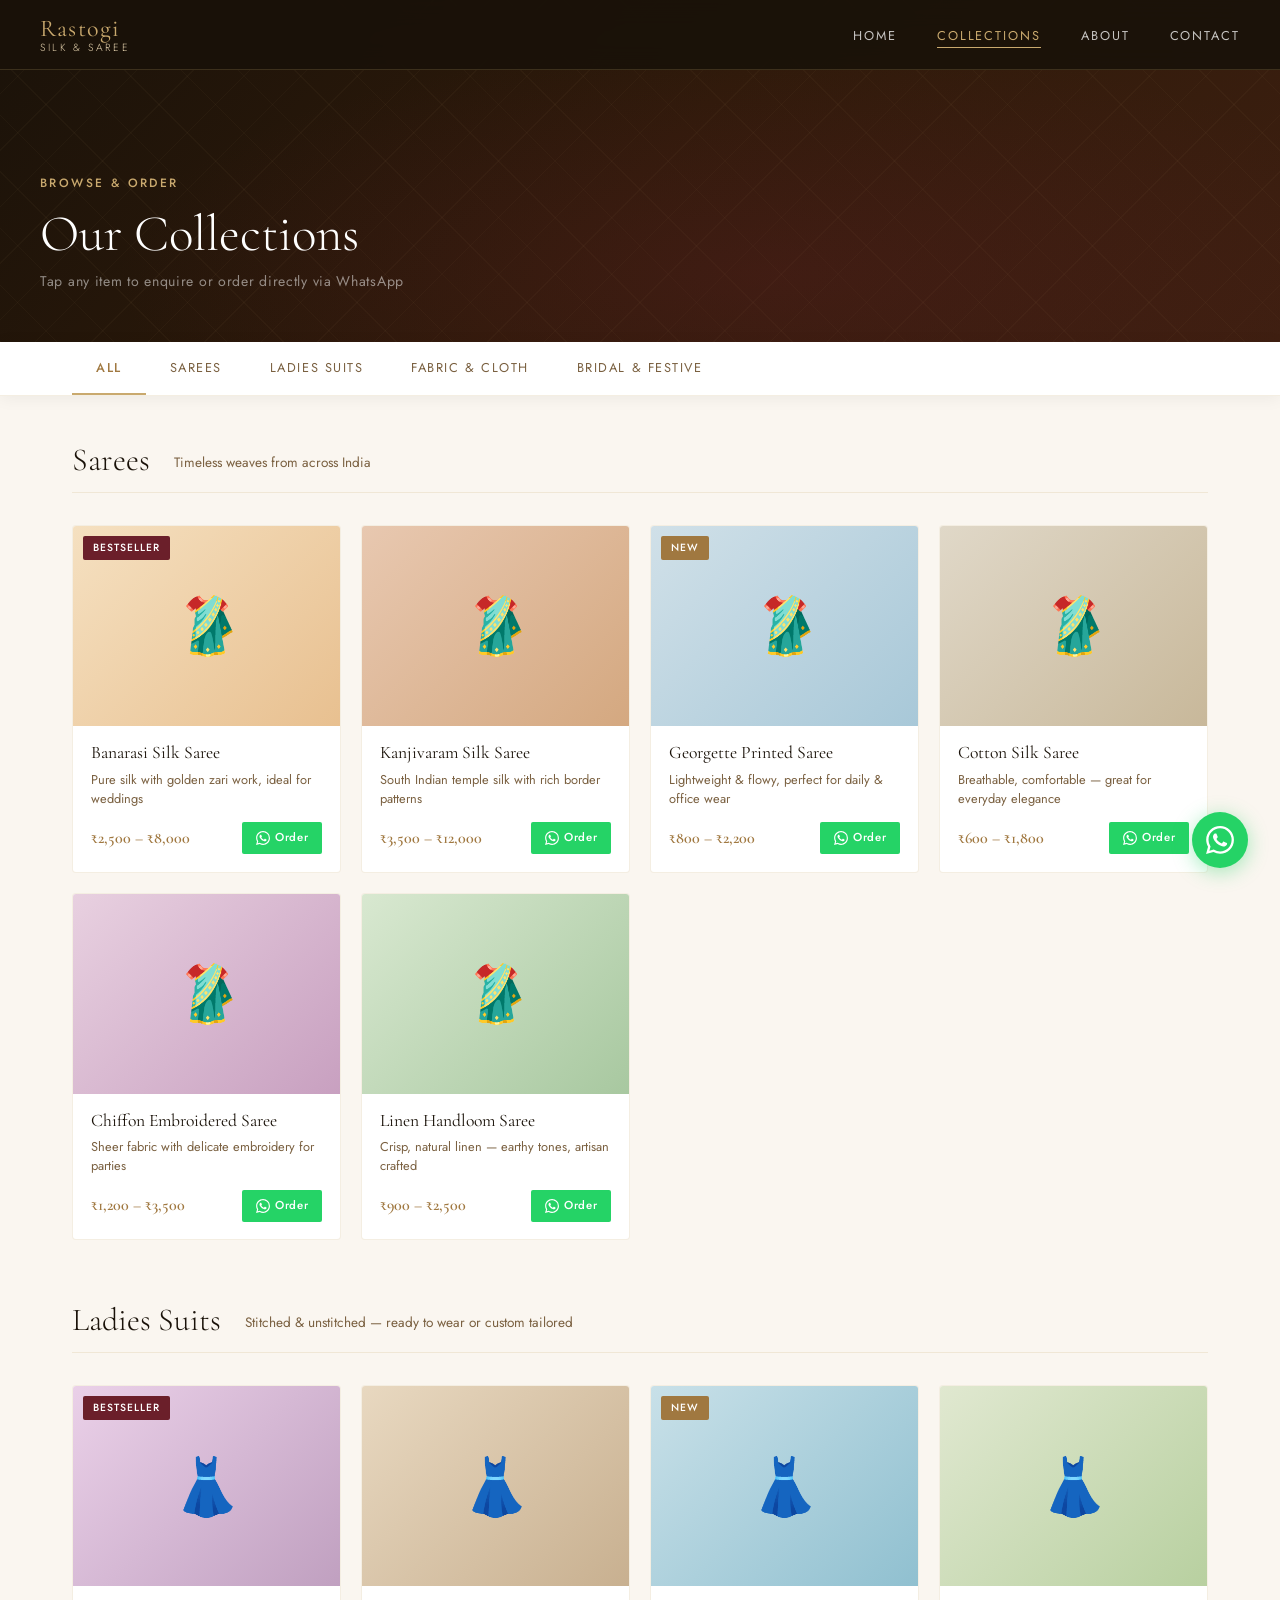
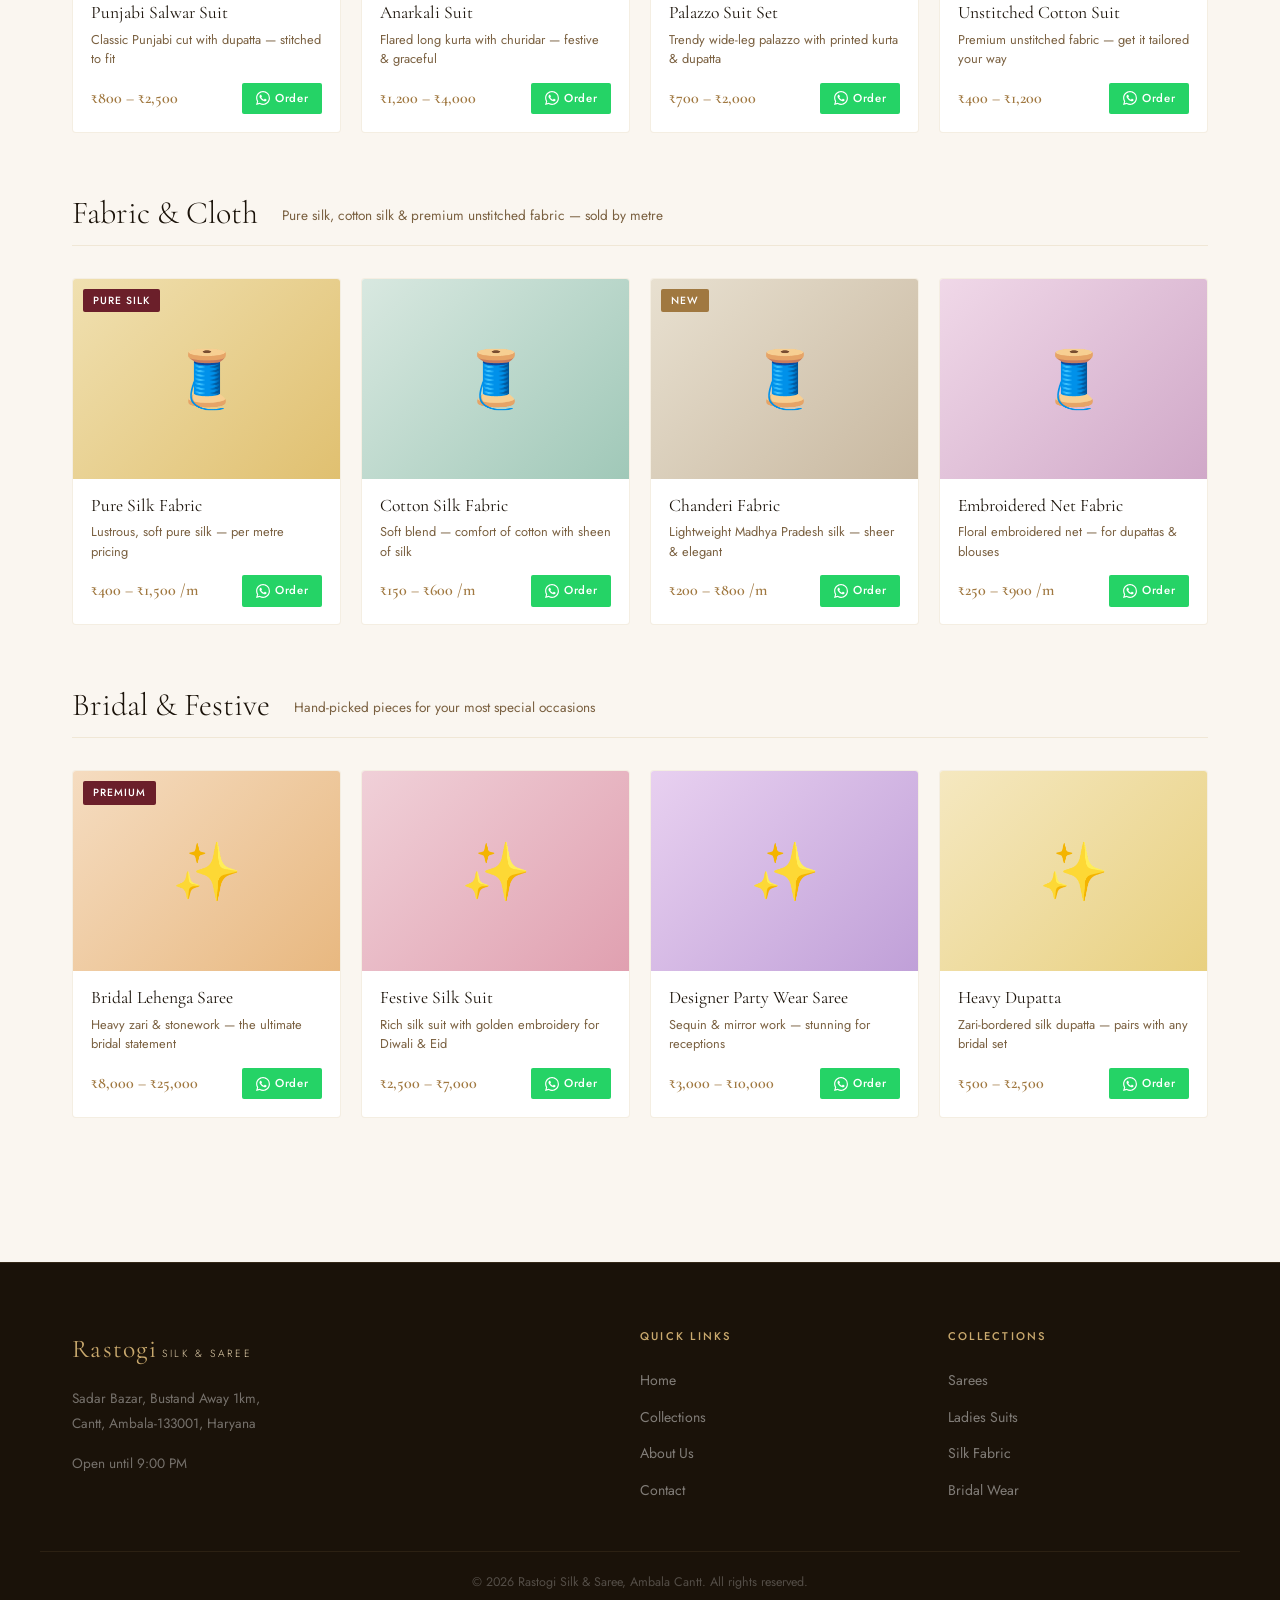
<file: store.html>
<!DOCTYPE html>
<html lang="en">
<head>
  <meta charset="UTF-8" />
  <meta name="viewport" content="width=device-width, initial-scale=1.0" />
  <title>Collections – Rastogi Silk & Saree</title>
  <link rel="preconnect" href="https://fonts.googleapis.com" />
  <link rel="preconnect" href="https://fonts.gstatic.com" crossorigin />
  <link href="https://fonts.googleapis.com/css2?family=Cormorant+Garamond:ital,wght@0,300;0,400;0,600;1,300;1,400&family=Jost:wght@300;400;500&display=swap" rel="stylesheet" />
  <link rel="stylesheet" href="css/styles.css" />
  <link rel="stylesheet" href="css/store.css" />
</head>
<body>

  <!-- ── NAVBAR ── -->
  <nav class="navbar">
    <div class="nav-logo">
      <span class="logo-main">Rastogi</span>
      <span class="logo-sub">Silk &amp; Saree</span>
    </div>
    <button class="nav-toggle" id="navToggle" aria-label="Toggle menu">&#9776;</button>
    <ul class="nav-links" id="navLinks">
      <li><a href="index.html">Home</a></li>
      <li><a href="store.html" class="active">Collections</a></li>
      <li><a href="about.html">About</a></li>
      <li><a href="contact.html">Contact</a></li>
    </ul>
  </nav>

  <!-- ── PAGE HEADER ── -->
  <section class="store-hero">
    <div class="store-hero-overlay"></div>
    <div class="store-hero-content">
      <p class="section-label">Browse &amp; Order</p>
      <h1 class="store-hero-title">Our Collections</h1>
      <p class="store-hero-sub">Tap any item to enquire or order directly via WhatsApp</p>
    </div>
  </section>

  <!-- ── CATEGORY TABS ── -->
  <div class="cat-tabs-wrap">
    <div class="cat-tabs" id="catTabs">
      <button class="cat-tab active" data-cat="all">All</button>
      <button class="cat-tab" data-cat="sarees">Sarees</button>
      <button class="cat-tab" data-cat="suits">Ladies Suits</button>
      <button class="cat-tab" data-cat="fabric">Fabric & Cloth</button>
      <button class="cat-tab" data-cat="bridal">Bridal & Festive</button>
    </div>
  </div>

  <!-- ── PRODUCTS GRID ── -->
  <section class="store-section">
    <div class="container">

      <!-- SAREES -->
      <div class="cat-block" id="block-sarees">
        <div class="cat-block-header">
          <h2 class="cat-block-title">Sarees</h2>
          <p class="cat-block-sub">Timeless weaves from across India</p>
        </div>
        <div class="products-grid">

          <div class="product-card" data-cat="sarees">
            <div class="product-img saree-1">
              <div class="product-img-placeholder">🥻</div>
              <span class="product-badge">Bestseller</span>
            </div>
            <div class="product-info">
              <h3>Banarasi Silk Saree</h3>
              <p class="product-desc">Pure silk with golden zari work, ideal for weddings</p>
              <div class="product-footer">
                <span class="product-price">₹2,500 – ₹8,000</span>
                <a class="btn-wa-small" href="https://wa.me/9896221782?text=Hello%2C%20I%20am%20interested%20in%20the%20Banarasi%20Silk%20Saree.%20Can%20you%20share%20more%20details%3F" target="_blank">
                  <svg viewBox="0 0 24 24" fill="currentColor" width="14" height="14"><path d="M17.472 14.382c-.297-.149-1.758-.867-2.03-.967-.273-.099-.471-.148-.67.15-.197.297-.767.966-.94 1.164-.173.199-.347.223-.644.075-.297-.15-1.255-.463-2.39-1.475-.883-.788-1.48-1.761-1.653-2.059-.173-.297-.018-.458.13-.606.134-.133.298-.347.446-.52.149-.174.198-.298.298-.497.099-.198.05-.371-.025-.52-.075-.149-.669-1.612-.916-2.207-.242-.579-.487-.5-.669-.51-.173-.008-.371-.01-.57-.01-.198 0-.52.074-.792.372-.272.297-1.04 1.016-1.04 2.479 0 1.462 1.065 2.875 1.213 3.074.149.198 2.096 3.2 5.077 4.487.709.306 1.262.489 1.694.625.712.227 1.36.195 1.871.118.571-.085 1.758-.719 2.006-1.413.248-.694.248-1.289.173-1.413-.074-.124-.272-.198-.57-.347m-5.421 7.403h-.004a9.87 9.87 0 01-5.031-1.378l-.361-.214-3.741.982.998-3.648-.235-.374a9.86 9.86 0 01-1.51-5.26c.001-5.45 4.436-9.884 9.888-9.884 2.64 0 5.122 1.03 6.988 2.898a9.825 9.825 0 012.893 6.994c-.003 5.45-4.437 9.884-9.885 9.884m8.413-18.297A11.815 11.815 0 0012.05 0C5.495 0 .16 5.335.157 11.892c0 2.096.547 4.142 1.588 5.945L.057 24l6.305-1.654a11.882 11.882 0 005.683 1.448h.005c6.554 0 11.89-5.335 11.893-11.893a11.821 11.821 0 00-3.48-8.413z"/></svg>
                  Order
                </a>
              </div>
            </div>
          </div>

          <div class="product-card" data-cat="sarees">
            <div class="product-img saree-2">
              <div class="product-img-placeholder">🥻</div>
            </div>
            <div class="product-info">
              <h3>Kanjivaram Silk Saree</h3>
              <p class="product-desc">South Indian temple silk with rich border patterns</p>
              <div class="product-footer">
                <span class="product-price">₹3,500 – ₹12,000</span>
                <a class="btn-wa-small" href="https://wa.me/9896221782?text=Hello%2C%20I%20am%20interested%20in%20the%20Kanjivaram%20Silk%20Saree.%20Can%20you%20share%20more%20details%3F" target="_blank">
                  <svg viewBox="0 0 24 24" fill="currentColor" width="14" height="14"><path d="M17.472 14.382c-.297-.149-1.758-.867-2.03-.967-.273-.099-.471-.148-.67.15-.197.297-.767.966-.94 1.164-.173.199-.347.223-.644.075-.297-.15-1.255-.463-2.39-1.475-.883-.788-1.48-1.761-1.653-2.059-.173-.297-.018-.458.13-.606.134-.133.298-.347.446-.52.149-.174.198-.298.298-.497.099-.198.05-.371-.025-.52-.075-.149-.669-1.612-.916-2.207-.242-.579-.487-.5-.669-.51-.173-.008-.371-.01-.57-.01-.198 0-.52.074-.792.372-.272.297-1.04 1.016-1.04 2.479 0 1.462 1.065 2.875 1.213 3.074.149.198 2.096 3.2 5.077 4.487.709.306 1.262.489 1.694.625.712.227 1.36.195 1.871.118.571-.085 1.758-.719 2.006-1.413.248-.694.248-1.289.173-1.413-.074-.124-.272-.198-.57-.347m-5.421 7.403h-.004a9.87 9.87 0 01-5.031-1.378l-.361-.214-3.741.982.998-3.648-.235-.374a9.86 9.86 0 01-1.51-5.26c.001-5.45 4.436-9.884 9.888-9.884 2.64 0 5.122 1.03 6.988 2.898a9.825 9.825 0 012.893 6.994c-.003 5.45-4.437 9.884-9.885 9.884m8.413-18.297A11.815 11.815 0 0012.05 0C5.495 0 .16 5.335.157 11.892c0 2.096.547 4.142 1.588 5.945L.057 24l6.305-1.654a11.882 11.882 0 005.683 1.448h.005c6.554 0 11.89-5.335 11.893-11.893a11.821 11.821 0 00-3.48-8.413z"/></svg>
                  Order
                </a>
              </div>
            </div>
          </div>

          <div class="product-card" data-cat="sarees">
            <div class="product-img saree-3">
              <div class="product-img-placeholder">🥻</div>
              <span class="product-badge new">New</span>
            </div>
            <div class="product-info">
              <h3>Georgette Printed Saree</h3>
              <p class="product-desc">Lightweight & flowy, perfect for daily & office wear</p>
              <div class="product-footer">
                <span class="product-price">₹800 – ₹2,200</span>
                <a class="btn-wa-small" href="https://wa.me/9896221782?text=Hello%2C%20I%20am%20interested%20in%20the%20Georgette%20Printed%20Saree.%20Can%20you%20share%20more%20details%3F" target="_blank">
                  <svg viewBox="0 0 24 24" fill="currentColor" width="14" height="14"><path d="M17.472 14.382c-.297-.149-1.758-.867-2.03-.967-.273-.099-.471-.148-.67.15-.197.297-.767.966-.94 1.164-.173.199-.347.223-.644.075-.297-.15-1.255-.463-2.39-1.475-.883-.788-1.48-1.761-1.653-2.059-.173-.297-.018-.458.13-.606.134-.133.298-.347.446-.52.149-.174.198-.298.298-.497.099-.198.05-.371-.025-.52-.075-.149-.669-1.612-.916-2.207-.242-.579-.487-.5-.669-.51-.173-.008-.371-.01-.57-.01-.198 0-.52.074-.792.372-.272.297-1.04 1.016-1.04 2.479 0 1.462 1.065 2.875 1.213 3.074.149.198 2.096 3.2 5.077 4.487.709.306 1.262.489 1.694.625.712.227 1.36.195 1.871.118.571-.085 1.758-.719 2.006-1.413.248-.694.248-1.289.173-1.413-.074-.124-.272-.198-.57-.347m-5.421 7.403h-.004a9.87 9.87 0 01-5.031-1.378l-.361-.214-3.741.982.998-3.648-.235-.374a9.86 9.86 0 01-1.51-5.26c.001-5.45 4.436-9.884 9.888-9.884 2.64 0 5.122 1.03 6.988 2.898a9.825 9.825 0 012.893 6.994c-.003 5.45-4.437 9.884-9.885 9.884m8.413-18.297A11.815 11.815 0 0012.05 0C5.495 0 .16 5.335.157 11.892c0 2.096.547 4.142 1.588 5.945L.057 24l6.305-1.654a11.882 11.882 0 005.683 1.448h.005c6.554 0 11.89-5.335 11.893-11.893a11.821 11.821 0 00-3.48-8.413z"/></svg>
                  Order
                </a>
              </div>
            </div>
          </div>

          <div class="product-card" data-cat="sarees">
            <div class="product-img saree-4">
              <div class="product-img-placeholder">🥻</div>
            </div>
            <div class="product-info">
              <h3>Cotton Silk Saree</h3>
              <p class="product-desc">Breathable, comfortable — great for everyday elegance</p>
              <div class="product-footer">
                <span class="product-price">₹600 – ₹1,800</span>
                <a class="btn-wa-small" href="https://wa.me/9896221782?text=Hello%2C%20I%20am%20interested%20in%20the%20Cotton%20Silk%20Saree.%20Can%20you%20share%20more%20details%3F" target="_blank">
                  <svg viewBox="0 0 24 24" fill="currentColor" width="14" height="14"><path d="M17.472 14.382c-.297-.149-1.758-.867-2.03-.967-.273-.099-.471-.148-.67.15-.197.297-.767.966-.94 1.164-.173.199-.347.223-.644.075-.297-.15-1.255-.463-2.39-1.475-.883-.788-1.48-1.761-1.653-2.059-.173-.297-.018-.458.13-.606.134-.133.298-.347.446-.52.149-.174.198-.298.298-.497.099-.198.05-.371-.025-.52-.075-.149-.669-1.612-.916-2.207-.242-.579-.487-.5-.669-.51-.173-.008-.371-.01-.57-.01-.198 0-.52.074-.792.372-.272.297-1.04 1.016-1.04 2.479 0 1.462 1.065 2.875 1.213 3.074.149.198 2.096 3.2 5.077 4.487.709.306 1.262.489 1.694.625.712.227 1.36.195 1.871.118.571-.085 1.758-.719 2.006-1.413.248-.694.248-1.289.173-1.413-.074-.124-.272-.198-.57-.347m-5.421 7.403h-.004a9.87 9.87 0 01-5.031-1.378l-.361-.214-3.741.982.998-3.648-.235-.374a9.86 9.86 0 01-1.51-5.26c.001-5.45 4.436-9.884 9.888-9.884 2.64 0 5.122 1.03 6.988 2.898a9.825 9.825 0 012.893 6.994c-.003 5.45-4.437 9.884-9.885 9.884m8.413-18.297A11.815 11.815 0 0012.05 0C5.495 0 .16 5.335.157 11.892c0 2.096.547 4.142 1.588 5.945L.057 24l6.305-1.654a11.882 11.882 0 005.683 1.448h.005c6.554 0 11.89-5.335 11.893-11.893a11.821 11.821 0 00-3.48-8.413z"/></svg>
                  Order
                </a>
              </div>
            </div>
          </div>

          <div class="product-card" data-cat="sarees">
            <div class="product-img saree-5">
              <div class="product-img-placeholder">🥻</div>
            </div>
            <div class="product-info">
              <h3>Chiffon Embroidered Saree</h3>
              <p class="product-desc">Sheer fabric with delicate embroidery for parties</p>
              <div class="product-footer">
                <span class="product-price">₹1,200 – ₹3,500</span>
                <a class="btn-wa-small" href="https://wa.me/9896221782?text=Hello%2C%20I%20am%20interested%20in%20the%20Chiffon%20Embroidered%20Saree.%20Can%20you%20share%20more%20details%3F" target="_blank">
                  <svg viewBox="0 0 24 24" fill="currentColor" width="14" height="14"><path d="M17.472 14.382c-.297-.149-1.758-.867-2.03-.967-.273-.099-.471-.148-.67.15-.197.297-.767.966-.94 1.164-.173.199-.347.223-.644.075-.297-.15-1.255-.463-2.39-1.475-.883-.788-1.48-1.761-1.653-2.059-.173-.297-.018-.458.13-.606.134-.133.298-.347.446-.52.149-.174.198-.298.298-.497.099-.198.05-.371-.025-.52-.075-.149-.669-1.612-.916-2.207-.242-.579-.487-.5-.669-.51-.173-.008-.371-.01-.57-.01-.198 0-.52.074-.792.372-.272.297-1.04 1.016-1.04 2.479 0 1.462 1.065 2.875 1.213 3.074.149.198 2.096 3.2 5.077 4.487.709.306 1.262.489 1.694.625.712.227 1.36.195 1.871.118.571-.085 1.758-.719 2.006-1.413.248-.694.248-1.289.173-1.413-.074-.124-.272-.198-.57-.347m-5.421 7.403h-.004a9.87 9.87 0 01-5.031-1.378l-.361-.214-3.741.982.998-3.648-.235-.374a9.86 9.86 0 01-1.51-5.26c.001-5.45 4.436-9.884 9.888-9.884 2.64 0 5.122 1.03 6.988 2.898a9.825 9.825 0 012.893 6.994c-.003 5.45-4.437 9.884-9.885 9.884m8.413-18.297A11.815 11.815 0 0012.05 0C5.495 0 .16 5.335.157 11.892c0 2.096.547 4.142 1.588 5.945L.057 24l6.305-1.654a11.882 11.882 0 005.683 1.448h.005c6.554 0 11.89-5.335 11.893-11.893a11.821 11.821 0 00-3.48-8.413z"/></svg>
                  Order
                </a>
              </div>
            </div>
          </div>

          <div class="product-card" data-cat="sarees">
            <div class="product-img saree-6">
              <div class="product-img-placeholder">🥻</div>
            </div>
            <div class="product-info">
              <h3>Linen Handloom Saree</h3>
              <p class="product-desc">Crisp, natural linen — earthy tones, artisan crafted</p>
              <div class="product-footer">
                <span class="product-price">₹900 – ₹2,500</span>
                <a class="btn-wa-small" href="https://wa.me/9896221782?text=Hello%2C%20I%20am%20interested%20in%20the%20Linen%20Handloom%20Saree.%20Can%20you%20share%20more%20details%3F" target="_blank">
                  <svg viewBox="0 0 24 24" fill="currentColor" width="14" height="14"><path d="M17.472 14.382c-.297-.149-1.758-.867-2.03-.967-.273-.099-.471-.148-.67.15-.197.297-.767.966-.94 1.164-.173.199-.347.223-.644.075-.297-.15-1.255-.463-2.39-1.475-.883-.788-1.48-1.761-1.653-2.059-.173-.297-.018-.458.13-.606.134-.133.298-.347.446-.52.149-.174.198-.298.298-.497.099-.198.05-.371-.025-.52-.075-.149-.669-1.612-.916-2.207-.242-.579-.487-.5-.669-.51-.173-.008-.371-.01-.57-.01-.198 0-.52.074-.792.372-.272.297-1.04 1.016-1.04 2.479 0 1.462 1.065 2.875 1.213 3.074.149.198 2.096 3.2 5.077 4.487.709.306 1.262.489 1.694.625.712.227 1.36.195 1.871.118.571-.085 1.758-.719 2.006-1.413.248-.694.248-1.289.173-1.413-.074-.124-.272-.198-.57-.347m-5.421 7.403h-.004a9.87 9.87 0 01-5.031-1.378l-.361-.214-3.741.982.998-3.648-.235-.374a9.86 9.86 0 01-1.51-5.26c.001-5.45 4.436-9.884 9.888-9.884 2.64 0 5.122 1.03 6.988 2.898a9.825 9.825 0 012.893 6.994c-.003 5.45-4.437 9.884-9.885 9.884m8.413-18.297A11.815 11.815 0 0012.05 0C5.495 0 .16 5.335.157 11.892c0 2.096.547 4.142 1.588 5.945L.057 24l6.305-1.654a11.882 11.882 0 005.683 1.448h.005c6.554 0 11.89-5.335 11.893-11.893a11.821 11.821 0 00-3.48-8.413z"/></svg>
                  Order
                </a>
              </div>
            </div>
          </div>

        </div>
      </div>

      <!-- LADIES SUITS -->
      <div class="cat-block" id="block-suits">
        <div class="cat-block-header">
          <h2 class="cat-block-title">Ladies Suits</h2>
          <p class="cat-block-sub">Stitched &amp; unstitched — ready to wear or custom tailored</p>
        </div>
        <div class="products-grid">

          <div class="product-card" data-cat="suits">
            <div class="product-img suit-1">
              <div class="product-img-placeholder">👗</div>
              <span class="product-badge">Bestseller</span>
            </div>
            <div class="product-info">
              <h3>Punjabi Salwar Suit</h3>
              <p class="product-desc">Classic Punjabi cut with dupatta — stitched to fit</p>
              <div class="product-footer">
                <span class="product-price">₹800 – ₹2,500</span>
                <a class="btn-wa-small" href="https://wa.me/9896221782?text=Hello%2C%20I%20am%20interested%20in%20the%20Punjabi%20Salwar%20Suit.%20Can%20you%20share%20more%20details%3F" target="_blank">
                  <svg viewBox="0 0 24 24" fill="currentColor" width="14" height="14"><path d="M17.472 14.382c-.297-.149-1.758-.867-2.03-.967-.273-.099-.471-.148-.67.15-.197.297-.767.966-.94 1.164-.173.199-.347.223-.644.075-.297-.15-1.255-.463-2.39-1.475-.883-.788-1.48-1.761-1.653-2.059-.173-.297-.018-.458.13-.606.134-.133.298-.347.446-.52.149-.174.198-.298.298-.497.099-.198.05-.371-.025-.52-.075-.149-.669-1.612-.916-2.207-.242-.579-.487-.5-.669-.51-.173-.008-.371-.01-.57-.01-.198 0-.52.074-.792.372-.272.297-1.04 1.016-1.04 2.479 0 1.462 1.065 2.875 1.213 3.074.149.198 2.096 3.2 5.077 4.487.709.306 1.262.489 1.694.625.712.227 1.36.195 1.871.118.571-.085 1.758-.719 2.006-1.413.248-.694.248-1.289.173-1.413-.074-.124-.272-.198-.57-.347m-5.421 7.403h-.004a9.87 9.87 0 01-5.031-1.378l-.361-.214-3.741.982.998-3.648-.235-.374a9.86 9.86 0 01-1.51-5.26c.001-5.45 4.436-9.884 9.888-9.884 2.64 0 5.122 1.03 6.988 2.898a9.825 9.825 0 012.893 6.994c-.003 5.45-4.437 9.884-9.885 9.884m8.413-18.297A11.815 11.815 0 0012.05 0C5.495 0 .16 5.335.157 11.892c0 2.096.547 4.142 1.588 5.945L.057 24l6.305-1.654a11.882 11.882 0 005.683 1.448h.005c6.554 0 11.89-5.335 11.893-11.893a11.821 11.821 0 00-3.48-8.413z"/></svg>
                  Order
                </a>
              </div>
            </div>
          </div>

          <div class="product-card" data-cat="suits">
            <div class="product-img suit-2">
              <div class="product-img-placeholder">👗</div>
            </div>
            <div class="product-info">
              <h3>Anarkali Suit</h3>
              <p class="product-desc">Flared long kurta with churidar — festive &amp; graceful</p>
              <div class="product-footer">
                <span class="product-price">₹1,200 – ₹4,000</span>
                <a class="btn-wa-small" href="https://wa.me/9896221782?text=Hello%2C%20I%20am%20interested%20in%20the%20Anarkali%20Suit.%20Can%20you%20share%20more%20details%3F" target="_blank">
                  <svg viewBox="0 0 24 24" fill="currentColor" width="14" height="14"><path d="M17.472 14.382c-.297-.149-1.758-.867-2.03-.967-.273-.099-.471-.148-.67.15-.197.297-.767.966-.94 1.164-.173.199-.347.223-.644.075-.297-.15-1.255-.463-2.39-1.475-.883-.788-1.48-1.761-1.653-2.059-.173-.297-.018-.458.13-.606.134-.133.298-.347.446-.52.149-.174.198-.298.298-.497.099-.198.05-.371-.025-.52-.075-.149-.669-1.612-.916-2.207-.242-.579-.487-.5-.669-.51-.173-.008-.371-.01-.57-.01-.198 0-.52.074-.792.372-.272.297-1.04 1.016-1.04 2.479 0 1.462 1.065 2.875 1.213 3.074.149.198 2.096 3.2 5.077 4.487.709.306 1.262.489 1.694.625.712.227 1.36.195 1.871.118.571-.085 1.758-.719 2.006-1.413.248-.694.248-1.289.173-1.413-.074-.124-.272-.198-.57-.347m-5.421 7.403h-.004a9.87 9.87 0 01-5.031-1.378l-.361-.214-3.741.982.998-3.648-.235-.374a9.86 9.86 0 01-1.51-5.26c.001-5.45 4.436-9.884 9.888-9.884 2.64 0 5.122 1.03 6.988 2.898a9.825 9.825 0 012.893 6.994c-.003 5.45-4.437 9.884-9.885 9.884m8.413-18.297A11.815 11.815 0 0012.05 0C5.495 0 .16 5.335.157 11.892c0 2.096.547 4.142 1.588 5.945L.057 24l6.305-1.654a11.882 11.882 0 005.683 1.448h.005c6.554 0 11.89-5.335 11.893-11.893a11.821 11.821 0 00-3.48-8.413z"/></svg>
                  Order
                </a>
              </div>
            </div>
          </div>

          <div class="product-card" data-cat="suits">
            <div class="product-img suit-3">
              <div class="product-img-placeholder">👗</div>
              <span class="product-badge new">New</span>
            </div>
            <div class="product-info">
              <h3>Palazzo Suit Set</h3>
              <p class="product-desc">Trendy wide-leg palazzo with printed kurta &amp; dupatta</p>
              <div class="product-footer">
                <span class="product-price">₹700 – ₹2,000</span>
                <a class="btn-wa-small" href="https://wa.me/9896221782?text=Hello%2C%20I%20am%20interested%20in%20the%20Palazzo%20Suit%20Set.%20Can%20you%20share%20more%20details%3F" target="_blank">
                  <svg viewBox="0 0 24 24" fill="currentColor" width="14" height="14"><path d="M17.472 14.382c-.297-.149-1.758-.867-2.03-.967-.273-.099-.471-.148-.67.15-.197.297-.767.966-.94 1.164-.173.199-.347.223-.644.075-.297-.15-1.255-.463-2.39-1.475-.883-.788-1.48-1.761-1.653-2.059-.173-.297-.018-.458.13-.606.134-.133.298-.347.446-.52.149-.174.198-.298.298-.497.099-.198.05-.371-.025-.52-.075-.149-.669-1.612-.916-2.207-.242-.579-.487-.5-.669-.51-.173-.008-.371-.01-.57-.01-.198 0-.52.074-.792.372-.272.297-1.04 1.016-1.04 2.479 0 1.462 1.065 2.875 1.213 3.074.149.198 2.096 3.2 5.077 4.487.709.306 1.262.489 1.694.625.712.227 1.36.195 1.871.118.571-.085 1.758-.719 2.006-1.413.248-.694.248-1.289.173-1.413-.074-.124-.272-.198-.57-.347m-5.421 7.403h-.004a9.87 9.87 0 01-5.031-1.378l-.361-.214-3.741.982.998-3.648-.235-.374a9.86 9.86 0 01-1.51-5.26c.001-5.45 4.436-9.884 9.888-9.884 2.64 0 5.122 1.03 6.988 2.898a9.825 9.825 0 012.893 6.994c-.003 5.45-4.437 9.884-9.885 9.884m8.413-18.297A11.815 11.815 0 0012.05 0C5.495 0 .16 5.335.157 11.892c0 2.096.547 4.142 1.588 5.945L.057 24l6.305-1.654a11.882 11.882 0 005.683 1.448h.005c6.554 0 11.89-5.335 11.893-11.893a11.821 11.821 0 00-3.48-8.413z"/></svg>
                  Order
                </a>
              </div>
            </div>
          </div>

          <div class="product-card" data-cat="suits">
            <div class="product-img suit-4">
              <div class="product-img-placeholder">👗</div>
            </div>
            <div class="product-info">
              <h3>Unstitched Cotton Suit</h3>
              <p class="product-desc">Premium unstitched fabric — get it tailored your way</p>
              <div class="product-footer">
                <span class="product-price">₹400 – ₹1,200</span>
                <a class="btn-wa-small" href="https://wa.me/9896221782?text=Hello%2C%20I%20am%20interested%20in%20the%20Unstitched%20Cotton%20Suit.%20Can%20you%20share%20more%20details%3F" target="_blank">
                  <svg viewBox="0 0 24 24" fill="currentColor" width="14" height="14"><path d="M17.472 14.382c-.297-.149-1.758-.867-2.03-.967-.273-.099-.471-.148-.67.15-.197.297-.767.966-.94 1.164-.173.199-.347.223-.644.075-.297-.15-1.255-.463-2.39-1.475-.883-.788-1.48-1.761-1.653-2.059-.173-.297-.018-.458.13-.606.134-.133.298-.347.446-.52.149-.174.198-.298.298-.497.099-.198.05-.371-.025-.52-.075-.149-.669-1.612-.916-2.207-.242-.579-.487-.5-.669-.51-.173-.008-.371-.01-.57-.01-.198 0-.52.074-.792.372-.272.297-1.04 1.016-1.04 2.479 0 1.462 1.065 2.875 1.213 3.074.149.198 2.096 3.2 5.077 4.487.709.306 1.262.489 1.694.625.712.227 1.36.195 1.871.118.571-.085 1.758-.719 2.006-1.413.248-.694.248-1.289.173-1.413-.074-.124-.272-.198-.57-.347m-5.421 7.403h-.004a9.87 9.87 0 01-5.031-1.378l-.361-.214-3.741.982.998-3.648-.235-.374a9.86 9.86 0 01-1.51-5.26c.001-5.45 4.436-9.884 9.888-9.884 2.64 0 5.122 1.03 6.988 2.898a9.825 9.825 0 012.893 6.994c-.003 5.45-4.437 9.884-9.885 9.884m8.413-18.297A11.815 11.815 0 0012.05 0C5.495 0 .16 5.335.157 11.892c0 2.096.547 4.142 1.588 5.945L.057 24l6.305-1.654a11.882 11.882 0 005.683 1.448h.005c6.554 0 11.89-5.335 11.893-11.893a11.821 11.821 0 00-3.48-8.413z"/></svg>
                  Order
                </a>
              </div>
            </div>
          </div>

        </div>
      </div>

      <!-- FABRIC & CLOTH -->
      <div class="cat-block" id="block-fabric">
        <div class="cat-block-header">
          <h2 class="cat-block-title">Fabric &amp; Cloth</h2>
          <p class="cat-block-sub">Pure silk, cotton silk &amp; premium unstitched fabric — sold by metre</p>
        </div>
        <div class="products-grid">

          <div class="product-card" data-cat="fabric">
            <div class="product-img fabric-1">
              <div class="product-img-placeholder">🧵</div>
              <span class="product-badge">Pure Silk</span>
            </div>
            <div class="product-info">
              <h3>Pure Silk Fabric</h3>
              <p class="product-desc">Lustrous, soft pure silk — per metre pricing</p>
              <div class="product-footer">
                <span class="product-price">₹400 – ₹1,500 /m</span>
                <a class="btn-wa-small" href="https://wa.me/9896221782?text=Hello%2C%20I%20am%20interested%20in%20Pure%20Silk%20Fabric.%20Can%20you%20share%20more%20details%3F" target="_blank">
                  <svg viewBox="0 0 24 24" fill="currentColor" width="14" height="14"><path d="M17.472 14.382c-.297-.149-1.758-.867-2.03-.967-.273-.099-.471-.148-.67.15-.197.297-.767.966-.94 1.164-.173.199-.347.223-.644.075-.297-.15-1.255-.463-2.39-1.475-.883-.788-1.48-1.761-1.653-2.059-.173-.297-.018-.458.13-.606.134-.133.298-.347.446-.52.149-.174.198-.298.298-.497.099-.198.05-.371-.025-.52-.075-.149-.669-1.612-.916-2.207-.242-.579-.487-.5-.669-.51-.173-.008-.371-.01-.57-.01-.198 0-.52.074-.792.372-.272.297-1.04 1.016-1.04 2.479 0 1.462 1.065 2.875 1.213 3.074.149.198 2.096 3.2 5.077 4.487.709.306 1.262.489 1.694.625.712.227 1.36.195 1.871.118.571-.085 1.758-.719 2.006-1.413.248-.694.248-1.289.173-1.413-.074-.124-.272-.198-.57-.347m-5.421 7.403h-.004a9.87 9.87 0 01-5.031-1.378l-.361-.214-3.741.982.998-3.648-.235-.374a9.86 9.86 0 01-1.51-5.26c.001-5.45 4.436-9.884 9.888-9.884 2.64 0 5.122 1.03 6.988 2.898a9.825 9.825 0 012.893 6.994c-.003 5.45-4.437 9.884-9.885 9.884m8.413-18.297A11.815 11.815 0 0012.05 0C5.495 0 .16 5.335.157 11.892c0 2.096.547 4.142 1.588 5.945L.057 24l6.305-1.654a11.882 11.882 0 005.683 1.448h.005c6.554 0 11.89-5.335 11.893-11.893a11.821 11.821 0 00-3.48-8.413z"/></svg>
                  Order
                </a>
              </div>
            </div>
          </div>

          <div class="product-card" data-cat="fabric">
            <div class="product-img fabric-2">
              <div class="product-img-placeholder">🧵</div>
            </div>
            <div class="product-info">
              <h3>Cotton Silk Fabric</h3>
              <p class="product-desc">Soft blend — comfort of cotton with sheen of silk</p>
              <div class="product-footer">
                <span class="product-price">₹150 – ₹600 /m</span>
                <a class="btn-wa-small" href="https://wa.me/9896221782?text=Hello%2C%20I%20am%20interested%20in%20Cotton%20Silk%20Fabric.%20Can%20you%20share%20more%20details%3F" target="_blank">
                  <svg viewBox="0 0 24 24" fill="currentColor" width="14" height="14"><path d="M17.472 14.382c-.297-.149-1.758-.867-2.03-.967-.273-.099-.471-.148-.67.15-.197.297-.767.966-.94 1.164-.173.199-.347.223-.644.075-.297-.15-1.255-.463-2.39-1.475-.883-.788-1.48-1.761-1.653-2.059-.173-.297-.018-.458.13-.606.134-.133.298-.347.446-.52.149-.174.198-.298.298-.497.099-.198.05-.371-.025-.52-.075-.149-.669-1.612-.916-2.207-.242-.579-.487-.5-.669-.51-.173-.008-.371-.01-.57-.01-.198 0-.52.074-.792.372-.272.297-1.04 1.016-1.04 2.479 0 1.462 1.065 2.875 1.213 3.074.149.198 2.096 3.2 5.077 4.487.709.306 1.262.489 1.694.625.712.227 1.36.195 1.871.118.571-.085 1.758-.719 2.006-1.413.248-.694.248-1.289.173-1.413-.074-.124-.272-.198-.57-.347m-5.421 7.403h-.004a9.87 9.87 0 01-5.031-1.378l-.361-.214-3.741.982.998-3.648-.235-.374a9.86 9.86 0 01-1.51-5.26c.001-5.45 4.436-9.884 9.888-9.884 2.64 0 5.122 1.03 6.988 2.898a9.825 9.825 0 012.893 6.994c-.003 5.45-4.437 9.884-9.885 9.884m8.413-18.297A11.815 11.815 0 0012.05 0C5.495 0 .16 5.335.157 11.892c0 2.096.547 4.142 1.588 5.945L.057 24l6.305-1.654a11.882 11.882 0 005.683 1.448h.005c6.554 0 11.89-5.335 11.893-11.893a11.821 11.821 0 00-3.48-8.413z"/></svg>
                  Order
                </a>
              </div>
            </div>
          </div>

          <div class="product-card" data-cat="fabric">
            <div class="product-img fabric-3">
              <div class="product-img-placeholder">🧵</div>
              <span class="product-badge new">New</span>
            </div>
            <div class="product-info">
              <h3>Chanderi Fabric</h3>
              <p class="product-desc">Lightweight Madhya Pradesh silk — sheer &amp; elegant</p>
              <div class="product-footer">
                <span class="product-price">₹200 – ₹800 /m</span>
                <a class="btn-wa-small" href="https://wa.me/9896221782?text=Hello%2C%20I%20am%20interested%20in%20Chanderi%20Fabric.%20Can%20you%20share%20more%20details%3F" target="_blank">
                  <svg viewBox="0 0 24 24" fill="currentColor" width="14" height="14"><path d="M17.472 14.382c-.297-.149-1.758-.867-2.03-.967-.273-.099-.471-.148-.67.15-.197.297-.767.966-.94 1.164-.173.199-.347.223-.644.075-.297-.15-1.255-.463-2.39-1.475-.883-.788-1.48-1.761-1.653-2.059-.173-.297-.018-.458.13-.606.134-.133.298-.347.446-.52.149-.174.198-.298.298-.497.099-.198.05-.371-.025-.52-.075-.149-.669-1.612-.916-2.207-.242-.579-.487-.5-.669-.51-.173-.008-.371-.01-.57-.01-.198 0-.52.074-.792.372-.272.297-1.04 1.016-1.04 2.479 0 1.462 1.065 2.875 1.213 3.074.149.198 2.096 3.2 5.077 4.487.709.306 1.262.489 1.694.625.712.227 1.36.195 1.871.118.571-.085 1.758-.719 2.006-1.413.248-.694.248-1.289.173-1.413-.074-.124-.272-.198-.57-.347m-5.421 7.403h-.004a9.87 9.87 0 01-5.031-1.378l-.361-.214-3.741.982.998-3.648-.235-.374a9.86 9.86 0 01-1.51-5.26c.001-5.45 4.436-9.884 9.888-9.884 2.64 0 5.122 1.03 6.988 2.898a9.825 9.825 0 012.893 6.994c-.003 5.45-4.437 9.884-9.885 9.884m8.413-18.297A11.815 11.815 0 0012.05 0C5.495 0 .16 5.335.157 11.892c0 2.096.547 4.142 1.588 5.945L.057 24l6.305-1.654a11.882 11.882 0 005.683 1.448h.005c6.554 0 11.89-5.335 11.893-11.893a11.821 11.821 0 00-3.48-8.413z"/></svg>
                  Order
                </a>
              </div>
            </div>
          </div>

          <div class="product-card" data-cat="fabric">
            <div class="product-img fabric-4">
              <div class="product-img-placeholder">🧵</div>
            </div>
            <div class="product-info">
              <h3>Embroidered Net Fabric</h3>
              <p class="product-desc">Floral embroidered net — for dupattas &amp; blouses</p>
              <div class="product-footer">
                <span class="product-price">₹250 – ₹900 /m</span>
                <a class="btn-wa-small" href="https://wa.me/9896221782?text=Hello%2C%20I%20am%20interested%20in%20Embroidered%20Net%20Fabric.%20Can%20you%20share%20more%20details%3F" target="_blank">
                  <svg viewBox="0 0 24 24" fill="currentColor" width="14" height="14"><path d="M17.472 14.382c-.297-.149-1.758-.867-2.03-.967-.273-.099-.471-.148-.67.15-.197.297-.767.966-.94 1.164-.173.199-.347.223-.644.075-.297-.15-1.255-.463-2.39-1.475-.883-.788-1.48-1.761-1.653-2.059-.173-.297-.018-.458.13-.606.134-.133.298-.347.446-.52.149-.174.198-.298.298-.497.099-.198.05-.371-.025-.52-.075-.149-.669-1.612-.916-2.207-.242-.579-.487-.5-.669-.51-.173-.008-.371-.01-.57-.01-.198 0-.52.074-.792.372-.272.297-1.04 1.016-1.04 2.479 0 1.462 1.065 2.875 1.213 3.074.149.198 2.096 3.2 5.077 4.487.709.306 1.262.489 1.694.625.712.227 1.36.195 1.871.118.571-.085 1.758-.719 2.006-1.413.248-.694.248-1.289.173-1.413-.074-.124-.272-.198-.57-.347m-5.421 7.403h-.004a9.87 9.87 0 01-5.031-1.378l-.361-.214-3.741.982.998-3.648-.235-.374a9.86 9.86 0 01-1.51-5.26c.001-5.45 4.436-9.884 9.888-9.884 2.64 0 5.122 1.03 6.988 2.898a9.825 9.825 0 012.893 6.994c-.003 5.45-4.437 9.884-9.885 9.884m8.413-18.297A11.815 11.815 0 0012.05 0C5.495 0 .16 5.335.157 11.892c0 2.096.547 4.142 1.588 5.945L.057 24l6.305-1.654a11.882 11.882 0 005.683 1.448h.005c6.554 0 11.89-5.335 11.893-11.893a11.821 11.821 0 00-3.48-8.413z"/></svg>
                  Order
                </a>
              </div>
            </div>
          </div>

        </div>
      </div>

      <!-- BRIDAL & FESTIVE -->
      <div class="cat-block" id="block-bridal">
        <div class="cat-block-header">
          <h2 class="cat-block-title">Bridal &amp; Festive</h2>
          <p class="cat-block-sub">Hand-picked pieces for your most special occasions</p>
        </div>
        <div class="products-grid">

          <div class="product-card" data-cat="bridal">
            <div class="product-img bridal-1">
              <div class="product-img-placeholder">✨</div>
              <span class="product-badge">Premium</span>
            </div>
            <div class="product-info">
              <h3>Bridal Lehenga Saree</h3>
              <p class="product-desc">Heavy zari &amp; stonework — the ultimate bridal statement</p>
              <div class="product-footer">
                <span class="product-price">₹8,000 – ₹25,000</span>
                <a class="btn-wa-small" href="https://wa.me/9896221782?text=Hello%2C%20I%20am%20interested%20in%20the%20Bridal%20Lehenga%20Saree.%20Can%20you%20share%20more%20details%3F" target="_blank">
                  <svg viewBox="0 0 24 24" fill="currentColor" width="14" height="14"><path d="M17.472 14.382c-.297-.149-1.758-.867-2.03-.967-.273-.099-.471-.148-.67.15-.197.297-.767.966-.94 1.164-.173.199-.347.223-.644.075-.297-.15-1.255-.463-2.39-1.475-.883-.788-1.48-1.761-1.653-2.059-.173-.297-.018-.458.13-.606.134-.133.298-.347.446-.52.149-.174.198-.298.298-.497.099-.198.05-.371-.025-.52-.075-.149-.669-1.612-.916-2.207-.242-.579-.487-.5-.669-.51-.173-.008-.371-.01-.57-.01-.198 0-.52.074-.792.372-.272.297-1.04 1.016-1.04 2.479 0 1.462 1.065 2.875 1.213 3.074.149.198 2.096 3.2 5.077 4.487.709.306 1.262.489 1.694.625.712.227 1.36.195 1.871.118.571-.085 1.758-.719 2.006-1.413.248-.694.248-1.289.173-1.413-.074-.124-.272-.198-.57-.347m-5.421 7.403h-.004a9.87 9.87 0 01-5.031-1.378l-.361-.214-3.741.982.998-3.648-.235-.374a9.86 9.86 0 01-1.51-5.26c.001-5.45 4.436-9.884 9.888-9.884 2.64 0 5.122 1.03 6.988 2.898a9.825 9.825 0 012.893 6.994c-.003 5.45-4.437 9.884-9.885 9.884m8.413-18.297A11.815 11.815 0 0012.05 0C5.495 0 .16 5.335.157 11.892c0 2.096.547 4.142 1.588 5.945L.057 24l6.305-1.654a11.882 11.882 0 005.683 1.448h.005c6.554 0 11.89-5.335 11.893-11.893a11.821 11.821 0 00-3.48-8.413z"/></svg>
                  Order
                </a>
              </div>
            </div>
          </div>

          <div class="product-card" data-cat="bridal">
            <div class="product-img bridal-2">
              <div class="product-img-placeholder">✨</div>
            </div>
            <div class="product-info">
              <h3>Festive Silk Suit</h3>
              <p class="product-desc">Rich silk suit with golden embroidery for Diwali &amp; Eid</p>
              <div class="product-footer">
                <span class="product-price">₹2,500 – ₹7,000</span>
                <a class="btn-wa-small" href="https://wa.me/9896221782?text=Hello%2C%20I%20am%20interested%20in%20the%20Festive%20Silk%20Suit.%20Can%20you%20share%20more%20details%3F" target="_blank">
                  <svg viewBox="0 0 24 24" fill="currentColor" width="14" height="14"><path d="M17.472 14.382c-.297-.149-1.758-.867-2.03-.967-.273-.099-.471-.148-.67.15-.197.297-.767.966-.94 1.164-.173.199-.347.223-.644.075-.297-.15-1.255-.463-2.39-1.475-.883-.788-1.48-1.761-1.653-2.059-.173-.297-.018-.458.13-.606.134-.133.298-.347.446-.52.149-.174.198-.298.298-.497.099-.198.05-.371-.025-.52-.075-.149-.669-1.612-.916-2.207-.242-.579-.487-.5-.669-.51-.173-.008-.371-.01-.57-.01-.198 0-.52.074-.792.372-.272.297-1.04 1.016-1.04 2.479 0 1.462 1.065 2.875 1.213 3.074.149.198 2.096 3.2 5.077 4.487.709.306 1.262.489 1.694.625.712.227 1.36.195 1.871.118.571-.085 1.758-.719 2.006-1.413.248-.694.248-1.289.173-1.413-.074-.124-.272-.198-.57-.347m-5.421 7.403h-.004a9.87 9.87 0 01-5.031-1.378l-.361-.214-3.741.982.998-3.648-.235-.374a9.86 9.86 0 01-1.51-5.26c.001-5.45 4.436-9.884 9.888-9.884 2.64 0 5.122 1.03 6.988 2.898a9.825 9.825 0 012.893 6.994c-.003 5.45-4.437 9.884-9.885 9.884m8.413-18.297A11.815 11.815 0 0012.05 0C5.495 0 .16 5.335.157 11.892c0 2.096.547 4.142 1.588 5.945L.057 24l6.305-1.654a11.882 11.882 0 005.683 1.448h.005c6.554 0 11.89-5.335 11.893-11.893a11.821 11.821 0 00-3.48-8.413z"/></svg>
                  Order
                </a>
              </div>
            </div>
          </div>

          <div class="product-card" data-cat="bridal">
            <div class="product-img bridal-3">
              <div class="product-img-placeholder">✨</div>
            </div>
            <div class="product-info">
              <h3>Designer Party Wear Saree</h3>
              <p class="product-desc">Sequin &amp; mirror work — stunning for receptions</p>
              <div class="product-footer">
                <span class="product-price">₹3,000 – ₹10,000</span>
                <a class="btn-wa-small" href="https://wa.me/9896221782?text=Hello%2C%20I%20am%20interested%20in%20the%20Designer%20Party%20Wear%20Saree.%20Can%20you%20share%20more%20details%3F" target="_blank">
                  <svg viewBox="0 0 24 24" fill="currentColor" width="14" height="14"><path d="M17.472 14.382c-.297-.149-1.758-.867-2.03-.967-.273-.099-.471-.148-.67.15-.197.297-.767.966-.94 1.164-.173.199-.347.223-.644.075-.297-.15-1.255-.463-2.39-1.475-.883-.788-1.48-1.761-1.653-2.059-.173-.297-.018-.458.13-.606.134-.133.298-.347.446-.52.149-.174.198-.298.298-.497.099-.198.05-.371-.025-.52-.075-.149-.669-1.612-.916-2.207-.242-.579-.487-.5-.669-.51-.173-.008-.371-.01-.57-.01-.198 0-.52.074-.792.372-.272.297-1.04 1.016-1.04 2.479 0 1.462 1.065 2.875 1.213 3.074.149.198 2.096 3.2 5.077 4.487.709.306 1.262.489 1.694.625.712.227 1.36.195 1.871.118.571-.085 1.758-.719 2.006-1.413.248-.694.248-1.289.173-1.413-.074-.124-.272-.198-.57-.347m-5.421 7.403h-.004a9.87 9.87 0 01-5.031-1.378l-.361-.214-3.741.982.998-3.648-.235-.374a9.86 9.86 0 01-1.51-5.26c.001-5.45 4.436-9.884 9.888-9.884 2.64 0 5.122 1.03 6.988 2.898a9.825 9.825 0 012.893 6.994c-.003 5.45-4.437 9.884-9.885 9.884m8.413-18.297A11.815 11.815 0 0012.05 0C5.495 0 .16 5.335.157 11.892c0 2.096.547 4.142 1.588 5.945L.057 24l6.305-1.654a11.882 11.882 0 005.683 1.448h.005c6.554 0 11.89-5.335 11.893-11.893a11.821 11.821 0 00-3.48-8.413z"/></svg>
                  Order
                </a>
              </div>
            </div>
          </div>

          <div class="product-card" data-cat="bridal">
            <div class="product-img bridal-4">
              <div class="product-img-placeholder">✨</div>
            </div>
            <div class="product-info">
              <h3>Heavy Dupatta</h3>
              <p class="product-desc">Zari-bordered silk dupatta — pairs with any bridal set</p>
              <div class="product-footer">
                <span class="product-price">₹500 – ₹2,500</span>
                <a class="btn-wa-small" href="https://wa.me/9896221782?text=Hello%2C%20I%20am%20interested%20in%20the%20Heavy%20Dupatta.%20Can%20you%20share%20more%20details%3F" target="_blank">
                  <svg viewBox="0 0 24 24" fill="currentColor" width="14" height="14"><path d="M17.472 14.382c-.297-.149-1.758-.867-2.03-.967-.273-.099-.471-.148-.67.15-.197.297-.767.966-.94 1.164-.173.199-.347.223-.644.075-.297-.15-1.255-.463-2.39-1.475-.883-.788-1.48-1.761-1.653-2.059-.173-.297-.018-.458.13-.606.134-.133.298-.347.446-.52.149-.174.198-.298.298-.497.099-.198.05-.371-.025-.52-.075-.149-.669-1.612-.916-2.207-.242-.579-.487-.5-.669-.51-.173-.008-.371-.01-.57-.01-.198 0-.52.074-.792.372-.272.297-1.04 1.016-1.04 2.479 0 1.462 1.065 2.875 1.213 3.074.149.198 2.096 3.2 5.077 4.487.709.306 1.262.489 1.694.625.712.227 1.36.195 1.871.118.571-.085 1.758-.719 2.006-1.413.248-.694.248-1.289.173-1.413-.074-.124-.272-.198-.57-.347m-5.421 7.403h-.004a9.87 9.87 0 01-5.031-1.378l-.361-.214-3.741.982.998-3.648-.235-.374a9.86 9.86 0 01-1.51-5.26c.001-5.45 4.436-9.884 9.888-9.884 2.64 0 5.122 1.03 6.988 2.898a9.825 9.825 0 012.893 6.994c-.003 5.45-4.437 9.884-9.885 9.884m8.413-18.297A11.815 11.815 0 0012.05 0C5.495 0 .16 5.335.157 11.892c0 2.096.547 4.142 1.588 5.945L.057 24l6.305-1.654a11.882 11.882 0 005.683 1.448h.005c6.554 0 11.89-5.335 11.893-11.893a11.821 11.821 0 00-3.48-8.413z"/></svg>
                  Order
                </a>
              </div>
            </div>
          </div>

        </div>
      </div>

    </div>
  </section>

  <!-- ── FOOTER ── -->
  <footer class="footer">
    <div class="container footer-inner">
      <div class="footer-brand">
        <span class="logo-main">Rastogi</span>
        <span class="logo-sub">Silk &amp; Saree</span>
        <p>Sadar Bazar, Bustand Away 1km,<br />Cantt, Ambala-133001, Haryana</p>
        <p>Open until 9:00 PM</p>
      </div>
      <div class="footer-links">
        <h4>Quick Links</h4>
        <ul>
          <li><a href="index.html">Home</a></li>
          <li><a href="store.html">Collections</a></li>
          <li><a href="about.html">About Us</a></li>
          <li><a href="contact.html">Contact</a></li>
        </ul>
      </div>
      <div class="footer-links">
        <h4>Collections</h4>
        <ul>
          <li><a href="#block-sarees">Sarees</a></li>
          <li><a href="#block-suits">Ladies Suits</a></li>
          <li><a href="#block-fabric">Silk Fabric</a></li>
          <li><a href="#block-bridal">Bridal Wear</a></li>
        </ul>
      </div>
    </div>
    <div class="footer-bottom">
      <p>© 2026 Rastogi Silk & Saree, Ambala Cantt. All rights reserved.</p>
    </div>
  </footer>

  <!-- WhatsApp Float -->
  <a href="https://wa.me/9896221782?text=Hello%2C%20I%20would%20like%20to%20enquire%20about%20your%20collections." class="whatsapp-float" target="_blank" aria-label="Chat on WhatsApp">
    <svg viewBox="0 0 24 24" fill="currentColor" width="28" height="28"><path d="M17.472 14.382c-.297-.149-1.758-.867-2.03-.967-.273-.099-.471-.148-.67.15-.197.297-.767.966-.94 1.164-.173.199-.347.223-.644.075-.297-.15-1.255-.463-2.39-1.475-.883-.788-1.48-1.761-1.653-2.059-.173-.297-.018-.458.13-.606.134-.133.298-.347.446-.52.149-.174.198-.298.298-.497.099-.198.05-.371-.025-.52-.075-.149-.669-1.612-.916-2.207-.242-.579-.487-.5-.669-.51-.173-.008-.371-.01-.57-.01-.198 0-.52.074-.792.372-.272.297-1.04 1.016-1.04 2.479 0 1.462 1.065 2.875 1.213 3.074.149.198 2.096 3.2 5.077 4.487.709.306 1.262.489 1.694.625.712.227 1.36.195 1.871.118.571-.085 1.758-.719 2.006-1.413.248-.694.248-1.289.173-1.413-.074-.124-.272-.198-.57-.347m-5.421 7.403h-.004a9.87 9.87 0 01-5.031-1.378l-.361-.214-3.741.982.998-3.648-.235-.374a9.86 9.86 0 01-1.51-5.26c.001-5.45 4.436-9.884 9.888-9.884 2.64 0 5.122 1.03 6.988 2.898a9.825 9.825 0 012.893 6.994c-.003 5.45-4.437 9.884-9.885 9.884m8.413-18.297A11.815 11.815 0 0012.05 0C5.495 0 .16 5.335.157 11.892c0 2.096.547 4.142 1.588 5.945L.057 24l6.305-1.654a11.882 11.882 0 005.683 1.448h.005c6.554 0 11.89-5.335 11.893-11.893a11.821 11.821 0 00-3.48-8.413z"/></svg>
  </a>

  <script src="js/main.js"></script>
  <script src="js/store.js"></script>
</body>
</html>
</file>
<file: css/styles.css>
/* ── RESET & BASE ── */
*, *::before, *::after { box-sizing: border-box; margin: 0; padding: 0; }

:root {
  --gold: #c9a96e;
  --gold-light: #e8d5b0;
  --gold-dark: #a07840;
  --maroon: #6b1f2a;
  --maroon-light: #8f2d3a;
  --cream: #faf6f0;
  --dark: #1a1209;
  --dark-mid: #2e200e;
  --text: #3a2a14;
  --text-muted: #7a6040;
  --border: rgba(201,169,110,0.2);
  --ff-serif: 'Cormorant Garamond', Georgia, serif;
  --ff-sans: 'Jost', sans-serif;
  --nav-h: 70px;
}

html { scroll-behavior: smooth; }

body {
  font-family: var(--ff-sans);
  background: var(--cream);
  color: var(--text);
  font-size: 16px;
  line-height: 1.7;
  overflow-x: hidden;
}

a { text-decoration: none; color: inherit; }
ul { list-style: none; }
img { display: block; max-width: 100%; }

.container {
  max-width: 1200px;
  margin: 0 auto;
  padding: 0 2rem;
}

.section { padding: 5rem 0; }

.section-label {
  font-family: var(--ff-sans);
  font-size: 0.75rem;
  font-weight: 500;
  letter-spacing: 0.2em;
  text-transform: uppercase;
  color: var(--gold);
  margin-bottom: 0.75rem;
}

.section-title {
  font-family: var(--ff-serif);
  font-size: 2.6rem;
  font-weight: 300;
  color: var(--dark);
  line-height: 1.2;
  margin-bottom: 1rem;
}

/* ── BUTTONS ── */
.btn {
  display: inline-block;
  padding: 0.75rem 2rem;
  font-family: var(--ff-sans);
  font-size: 0.85rem;
  font-weight: 500;
  letter-spacing: 0.12em;
  text-transform: uppercase;
  border-radius: 2px;
  transition: all 0.3s ease;
  cursor: pointer;
}

.btn-primary {
  background: var(--gold);
  color: var(--dark);
  border: 1px solid var(--gold);
}
.btn-primary:hover {
  background: var(--gold-dark);
  border-color: var(--gold-dark);
  color: #fff;
}

.btn-outline {
  background: transparent;
  color: #fff;
  border: 1px solid rgba(255,255,255,0.6);
}
.btn-outline:hover {
  background: rgba(255,255,255,0.12);
  border-color: #fff;
}

/* ── NAVBAR ── */
.navbar {
  position: fixed;
  top: 0; left: 0; right: 0;
  z-index: 100;
  height: var(--nav-h);
  display: flex;
  align-items: center;
  justify-content: space-between;
  padding: 0 2.5rem;
  background: rgba(26,18,9,0.92);
  backdrop-filter: blur(12px);
  border-bottom: 1px solid var(--border);
  transition: background 0.3s;
}

.nav-logo {
  display: flex;
  flex-direction: column;
  line-height: 1.1;
}
.logo-main {
  font-family: var(--ff-serif);
  font-size: 1.5rem;
  font-weight: 400;
  color: var(--gold);
  letter-spacing: 0.05em;
}
.logo-sub {
  font-family: var(--ff-sans);
  font-size: 0.65rem;
  font-weight: 300;
  letter-spacing: 0.25em;
  text-transform: uppercase;
  color: var(--gold-light);
}

.nav-links {
  display: flex;
  gap: 2.5rem;
  align-items: center;
}
.nav-links a {
  font-size: 0.8rem;
  font-weight: 400;
  letter-spacing: 0.15em;
  text-transform: uppercase;
  color: rgba(255,255,255,0.75);
  transition: color 0.2s;
  position: relative;
  padding-bottom: 3px;
}
.nav-links a::after {
  content: '';
  position: absolute;
  bottom: 0; left: 0;
  width: 0; height: 1px;
  background: var(--gold);
  transition: width 0.3s;
}
.nav-links a:hover,
.nav-links a.active { color: var(--gold); }
.nav-links a:hover::after,
.nav-links a.active::after { width: 100%; }

.nav-toggle {
  display: none;
  background: none;
  border: none;
  color: var(--gold);
  font-size: 1.5rem;
  cursor: pointer;
}

/* ── HERO ── */
.hero {
  position: relative;
  min-height: 100vh;
  display: flex;
  align-items: center;
  overflow: hidden;
  background: linear-gradient(135deg, #1a1209 0%, #2e1a0a 40%, #3d1f10 70%, #1a1209 100%);
}

/* decorative pattern overlay */
.hero::before {
  content: '';
  position: absolute;
  inset: 0;
  background-image:
    repeating-linear-gradient(45deg, rgba(201,169,110,0.03) 0px, rgba(201,169,110,0.03) 1px, transparent 1px, transparent 40px),
    repeating-linear-gradient(-45deg, rgba(201,169,110,0.03) 0px, rgba(201,169,110,0.03) 1px, transparent 1px, transparent 40px);
  pointer-events: none;
}

.hero-overlay {
  position: absolute;
  inset: 0;
  background: radial-gradient(ellipse at 70% 50%, rgba(107,31,42,0.3) 0%, transparent 60%);
  pointer-events: none;
}

.hero-content {
  position: relative;
  z-index: 2;
  max-width: 700px;
  padding: 0 2.5rem;
  margin-left: 8vw;
  animation: fadeUp 1s ease both;
}

.hero-tag {
  font-size: 0.75rem;
  font-weight: 400;
  letter-spacing: 0.25em;
  text-transform: uppercase;
  color: var(--gold);
  margin-bottom: 1.5rem;
  opacity: 0.9;
}

.hero-title {
  font-family: var(--ff-serif);
  font-size: clamp(2.8rem, 6vw, 5rem);
  font-weight: 300;
  color: #fff;
  line-height: 1.15;
  margin-bottom: 1.25rem;
}
.hero-title em {
  font-style: italic;
  color: var(--gold-light);
}

.hero-sub {
  font-size: 1rem;
  font-weight: 300;
  color: rgba(255,255,255,0.65);
  max-width: 480px;
  margin-bottom: 2.5rem;
  letter-spacing: 0.02em;
}

.hero-btns {
  display: flex;
  gap: 1rem;
  flex-wrap: wrap;
}

.hero-badge {
  position: absolute;
  right: 8vw;
  bottom: 6rem;
  z-index: 2;
  display: flex;
  flex-direction: column;
  align-items: center;
  justify-content: center;
  width: 110px;
  height: 110px;
  border-radius: 50%;
  border: 1px solid var(--gold);
  background: rgba(26,18,9,0.6);
  backdrop-filter: blur(8px);
  animation: fadeUp 1.2s 0.3s ease both;
}
.badge-num {
  font-family: var(--ff-serif);
  font-size: 2rem;
  font-weight: 400;
  color: var(--gold);
  line-height: 1;
}
.badge-text {
  font-size: 0.6rem;
  letter-spacing: 0.15em;
  text-transform: uppercase;
  color: var(--gold-light);
  text-align: center;
  margin-top: 4px;
}

/* ── MARQUEE STRIP ── */
.marquee-strip {
  background: var(--gold);
  padding: 0.65rem 0;
  overflow: hidden;
}
.marquee-track {
  display: flex;
  gap: 1.5rem;
  white-space: nowrap;
  animation: marquee 28s linear infinite;
}
.marquee-track span {
  font-size: 0.75rem;
  font-weight: 500;
  letter-spacing: 0.12em;
  text-transform: uppercase;
  color: var(--dark);
  flex-shrink: 0;
}
.marquee-track .dot {
  color: var(--maroon);
  font-size: 0.5rem;
  flex-shrink: 0;
  align-self: center;
}

/* ── CATEGORIES ── */
.categories { background: var(--cream); }

.cat-grid {
  display: grid;
  grid-template-columns: repeat(auto-fit, minmax(250px, 1fr));
  gap: 1.5rem;
  margin-top: 3rem;
}

.cat-card {
  display: flex;
  flex-direction: column;
  background: #fff;
  border: 1px solid var(--border);
  border-radius: 4px;
  overflow: hidden;
  transition: transform 0.3s ease, box-shadow 0.3s ease;
  cursor: pointer;
}
.cat-card:hover {
  transform: translateY(-6px);
  box-shadow: 0 20px 50px rgba(107,31,42,0.12);
}

.cat-img-wrap {
  height: 200px;
  overflow: hidden;
}
.cat-placeholder {
  width: 100%;
  height: 100%;
  display: flex;
  align-items: center;
  justify-content: center;
  font-size: 4rem;
  transition: transform 0.4s ease;
}
.cat-card:hover .cat-placeholder { transform: scale(1.08); }

.cat-saree .cat-placeholder   { background: linear-gradient(135deg, #f5e6d0, #e8c8a0); }
.cat-suits .cat-placeholder   { background: linear-gradient(135deg, #e8d5e8, #c8a8c8); }
.cat-fabric .cat-placeholder  { background: linear-gradient(135deg, #d0e8e8, #a0c8c8); }
.cat-bridal .cat-placeholder  { background: linear-gradient(135deg, #f5d0d0, #e8a0a0); }

.cat-info {
  padding: 1.25rem 1.5rem;
}
.cat-info h3 {
  font-family: var(--ff-serif);
  font-size: 1.3rem;
  font-weight: 400;
  color: var(--dark);
  margin-bottom: 0.35rem;
}
.cat-info p {
  font-size: 0.85rem;
  color: var(--text-muted);
  margin-bottom: 0.75rem;
  line-height: 1.5;
}
.cat-link {
  font-size: 0.78rem;
  font-weight: 500;
  letter-spacing: 0.08em;
  color: var(--gold-dark);
  text-transform: uppercase;
}

/* ── WHY US ── */
.why-us {
  background: #fff;
  border-top: 1px solid var(--border);
  border-bottom: 1px solid var(--border);
}
.why-inner {
  display: grid;
  grid-template-columns: 1fr 1fr;
  gap: 5rem;
  align-items: center;
}

.why-desc {
  color: var(--text-muted);
  font-size: 0.95rem;
  margin-bottom: 1.5rem;
  line-height: 1.8;
}

.why-list {
  display: flex;
  flex-direction: column;
  gap: 0.6rem;
}
.why-list li {
  display: flex;
  align-items: center;
  gap: 0.75rem;
  font-size: 0.9rem;
  color: var(--text);
}
.check {
  display: inline-flex;
  align-items: center;
  justify-content: center;
  width: 22px;
  height: 22px;
  border-radius: 50%;
  background: var(--gold);
  color: var(--dark);
  font-size: 0.7rem;
  font-weight: 700;
  flex-shrink: 0;
}

.why-stats {
  display: grid;
  grid-template-columns: 1fr 1fr;
  gap: 1rem;
}
.stat-box {
  display: flex;
  flex-direction: column;
  align-items: center;
  justify-content: center;
  padding: 2rem 1rem;
  border: 1px solid var(--border);
  border-radius: 4px;
  background: var(--cream);
  text-align: center;
}
.stat-num {
  font-family: var(--ff-serif);
  font-size: 2.2rem;
  font-weight: 400;
  color: var(--gold-dark);
  line-height: 1;
}
.stat-label {
  font-size: 0.75rem;
  font-weight: 400;
  letter-spacing: 0.1em;
  text-transform: uppercase;
  color: var(--text-muted);
  margin-top: 0.5rem;
}

/* ── VISIT BANNER ── */
.visit-banner {
  background: linear-gradient(135deg, #1a1209 0%, #2e1a0a 50%, #3d1f10 100%);
  padding: 5rem 0;
  text-align: center;
  position: relative;
  overflow: hidden;
}
.visit-banner::before {
  content: '';
  position: absolute;
  inset: 0;
  background-image: repeating-linear-gradient(45deg, rgba(201,169,110,0.04) 0px, rgba(201,169,110,0.04) 1px, transparent 1px, transparent 30px);
  pointer-events: none;
}
.visit-btns {
  display: flex;
  gap: 1rem;
  justify-content: center;
  flex-wrap: wrap;
}

.btn-whatsapp {
  display: inline-flex;
  align-items: center;
  gap: 0.5rem;
  padding: 0.75rem 2rem;
  background: #25d366;
  color: #fff;
  font-family: var(--ff-sans);
  font-size: 0.85rem;
  font-weight: 500;
  letter-spacing: 0.08em;
  border-radius: 2px;
  transition: background 0.3s;
}
.btn-whatsapp:hover { background: #1da851; }

/* ── FOOTER ── */
.footer {
  background: var(--dark);
  border-top: 1px solid rgba(201,169,110,0.15);
  padding-top: 4rem;
}
.footer-inner {
  display: grid;
  grid-template-columns: 2fr 1fr 1fr;
  gap: 3rem;
  padding-bottom: 3rem;
  border-bottom: 1px solid rgba(201,169,110,0.1);
}

.footer-brand .logo-main { font-size: 1.6rem; }
.footer-brand p {
  margin-top: 1rem;
  font-size: 0.85rem;
  color: rgba(255,255,255,0.4);
  line-height: 1.8;
}

.footer-links h4 {
  font-family: var(--ff-sans);
  font-size: 0.7rem;
  font-weight: 500;
  letter-spacing: 0.2em;
  text-transform: uppercase;
  color: var(--gold);
  margin-bottom: 1.25rem;
}
.footer-links ul { display: flex; flex-direction: column; gap: 0.6rem; }
.footer-links a {
  font-size: 0.88rem;
  color: rgba(255,255,255,0.45);
  transition: color 0.2s;
}
.footer-links a:hover { color: var(--gold-light); }

.footer-bottom {
  padding: 1.25rem 2.5rem;
  text-align: center;
}
.footer-bottom p {
  font-size: 0.78rem;
  color: rgba(255,255,255,0.25);
}

/* ── WHATSAPP FLOAT ── */
.whatsapp-float {
  position: fixed;
  bottom: 2rem;
  right: 2rem;
  z-index: 99;
  width: 56px;
  height: 56px;
  border-radius: 50%;
  background: #25d366;
  display: flex;
  align-items: center;
  justify-content: center;
  color: #fff;
  box-shadow: 0 4px 20px rgba(37,211,102,0.4);
  transition: transform 0.3s, box-shadow 0.3s;
  animation: pulse 2.5s ease-in-out infinite;
}
.whatsapp-float:hover {
  transform: scale(1.1);
  box-shadow: 0 6px 28px rgba(37,211,102,0.55);
  animation: none;
}

/* ── ANIMATIONS ── */
@keyframes fadeUp {
  from { opacity: 0; transform: translateY(30px); }
  to   { opacity: 1; transform: translateY(0); }
}

@keyframes marquee {
  from { transform: translateX(0); }
  to   { transform: translateX(-50%); }
}

@keyframes pulse {
  0%, 100% { box-shadow: 0 4px 20px rgba(37,211,102,0.4); }
  50%       { box-shadow: 0 4px 30px rgba(37,211,102,0.7); }
}

/* ── RESPONSIVE ── */
@media (max-width: 900px) {
  .why-inner { grid-template-columns: 1fr; gap: 3rem; }
  .footer-inner { grid-template-columns: 1fr 1fr; }
  .footer-brand { grid-column: 1 / -1; }
  .hero-badge { display: none; }
}

@media (max-width: 680px) {
  .nav-links { display: none; flex-direction: column; position: absolute; top: var(--nav-h); left: 0; right: 0; background: rgba(26,18,9,0.98); padding: 1.5rem 2rem; gap: 1.25rem; border-bottom: 1px solid var(--border); }
  .nav-links.open { display: flex; }
  .nav-toggle { display: block; }
  .hero-content { margin-left: 0; padding: 0 1.5rem; }
  .hero-title { font-size: 2.5rem; }
  .section-title { font-size: 2rem; }
  .cat-grid { grid-template-columns: 1fr 1fr; }
  .footer-inner { grid-template-columns: 1fr; }
  .hero-btns { flex-direction: column; }
  .visit-btns { flex-direction: column; align-items: center; }
}

@media (max-width: 420px) {
  .cat-grid { grid-template-columns: 1fr; }
}
</file>
<file: css/about.css>
/* ── ABOUT HERO ── */
.about-hero {
  position: relative;
  min-height: 70vh;
  display: flex;
  align-items: center;
  overflow: hidden;
  background: linear-gradient(135deg, #1a1209 0%, #2e1a0a 45%, #3d1f10 70%, #1a1209 100%);
}
.about-hero::before {
  content: '';
  position: absolute;
  inset: 0;
  background-image:
    repeating-linear-gradient(45deg, rgba(201,169,110,0.03) 0px, rgba(201,169,110,0.03) 1px, transparent 1px, transparent 40px),
    repeating-linear-gradient(-45deg, rgba(201,169,110,0.03) 0px, rgba(201,169,110,0.03) 1px, transparent 1px, transparent 40px);
}
.about-hero-overlay {
  position: absolute;
  inset: 0;
  background: radial-gradient(ellipse at 30% 60%, rgba(107,31,42,0.3) 0%, transparent 65%);
}
.about-hero-content {
  position: relative;
  z-index: 2;
  padding: 0 2.5rem;
  margin-left: 8vw;
  max-width: 650px;
  animation: fadeUp 0.9s ease both;
}
.about-hero-title {
  font-family: var(--ff-serif);
  font-size: clamp(2.4rem, 5vw, 4.2rem);
  font-weight: 300;
  color: #fff;
  line-height: 1.15;
  margin: 0.75rem 0 1rem;
}
.about-hero-title em {
  font-style: italic;
  color: var(--gold-light);
}
.about-hero-sub {
  font-size: 1rem;
  font-weight: 300;
  color: rgba(255,255,255,0.55);
  max-width: 500px;
  line-height: 1.7;
}
.about-hero-year {
  position: absolute;
  right: 8vw;
  top: 50%;
  transform: translateY(-50%);
  z-index: 2;
  display: flex;
  flex-direction: column;
  align-items: center;
  animation: fadeUp 0.9s 0.3s ease both;
}
.about-hero-year span {
  font-size: 0.7rem;
  letter-spacing: 0.2em;
  text-transform: uppercase;
  color: var(--gold);
  margin-bottom: 4px;
}
.about-hero-year strong {
  font-family: var(--ff-serif);
  font-size: clamp(4rem, 8vw, 7rem);
  font-weight: 300;
  color: rgba(201,169,110,0.15);
  line-height: 1;
  letter-spacing: -0.02em;
  -webkit-text-stroke: 1px rgba(201,169,110,0.4);
}

/* ── STORY SECTION ── */
.story-section { background: var(--cream); }

.story-grid {
  display: grid;
  grid-template-columns: 1fr 1fr;
  gap: 5rem;
  align-items: center;
}

.story-visual {
  display: flex;
  flex-direction: column;
  gap: 1.5rem;
}
.story-img-block {
  width: 100%;
  height: 340px;
  border-radius: 4px;
  overflow: hidden;
  border: 1px solid var(--border);
}
.story-img-placeholder {
  width: 100%;
  height: 100%;
  display: flex;
  align-items: center;
  justify-content: center;
  font-size: 5rem;
  background: linear-gradient(135deg, #f5e6d0, #e8c8a0);
}
.story-quote-block {
  padding: 1.5rem;
  border-left: 3px solid var(--gold);
  background: #fff;
  border-radius: 0 4px 4px 0;
}
.story-quote {
  font-family: var(--ff-serif);
  font-size: 1.15rem;
  font-style: italic;
  font-weight: 300;
  color: var(--dark);
  line-height: 1.6;
  margin-bottom: 0.5rem;
}
.story-quote-attr {
  font-size: 0.78rem;
  font-weight: 500;
  letter-spacing: 0.1em;
  text-transform: uppercase;
  color: var(--gold-dark);
}

.story-text p {
  color: var(--text-muted);
  font-size: 0.95rem;
  line-height: 1.85;
}

/* ── TIMELINE ── */
.timeline-section {
  background: #fff;
  border-top: 1px solid var(--border);
  border-bottom: 1px solid var(--border);
}

.timeline {
  position: relative;
  max-width: 760px;
  margin: 0 auto;
}
.timeline::before {
  content: '';
  position: absolute;
  left: 50%;
  top: 0; bottom: 0;
  width: 1px;
  background: var(--border);
  transform: translateX(-50%);
}

.timeline-item {
  position: relative;
  width: 45%;
  margin-bottom: 2.5rem;
  opacity: 0;
  transition: opacity 0.6s ease, transform 0.6s ease;
}
.timeline-item.left {
  left: 0;
  transform: translateX(-30px);
  text-align: right;
}
.timeline-item.right {
  left: 55%;
  transform: translateX(30px);
}
.timeline-item.revealed {
  opacity: 1;
  transform: translateX(0);
}

.timeline-dot {
  position: absolute;
  top: 1.2rem;
  width: 12px;
  height: 12px;
  border-radius: 50%;
  background: var(--gold);
  border: 2px solid #fff;
  box-shadow: 0 0 0 2px var(--gold);
}
.timeline-item.left .timeline-dot  { right: -8.5%; }
.timeline-item.right .timeline-dot { left: -8.5%; }

.timeline-card {
  background: var(--cream);
  border: 1px solid var(--border);
  border-radius: 4px;
  padding: 1.25rem 1.5rem;
}
.timeline-year {
  font-family: var(--ff-serif);
  font-size: 1.6rem;
  font-weight: 400;
  color: var(--gold-dark);
  line-height: 1;
  display: block;
  margin-bottom: 0.4rem;
}
.timeline-card h3 {
  font-family: var(--ff-serif);
  font-size: 1.1rem;
  font-weight: 400;
  color: var(--dark);
  margin-bottom: 0.4rem;
}
.timeline-card p {
  font-size: 0.85rem;
  color: var(--text-muted);
  line-height: 1.6;
}

/* ── VALUES ── */
.values-section { background: var(--cream); }

.values-grid {
  display: grid;
  grid-template-columns: repeat(auto-fit, minmax(220px, 1fr));
  gap: 1.5rem;
}
.value-card {
  background: #fff;
  border: 1px solid var(--border);
  border-radius: 4px;
  padding: 2rem 1.5rem;
  text-align: center;
  transition: transform 0.3s ease, box-shadow 0.3s ease;
  opacity: 0;
  transform: translateY(20px);
}
.value-card.revealed {
  opacity: 1;
  transform: translateY(0);
  transition: opacity 0.5s ease, transform 0.5s ease, box-shadow 0.3s ease;
}
.value-card:hover {
  transform: translateY(-5px);
  box-shadow: 0 16px 40px rgba(107,31,42,0.08);
}
.value-icon {
  font-size: 2.5rem;
  margin-bottom: 1rem;
  display: block;
}
.value-card h3 {
  font-family: var(--ff-serif);
  font-size: 1.2rem;
  font-weight: 400;
  color: var(--dark);
  margin-bottom: 0.6rem;
}
.value-card p {
  font-size: 0.85rem;
  color: var(--text-muted);
  line-height: 1.7;
}

/* ── STATS BAND ── */
.about-stats {
  background: linear-gradient(135deg, #1a1209 0%, #2e1a0a 50%, #3d1f10 100%);
  padding: 4rem 0;
}
.about-stats-grid {
  display: grid;
  grid-template-columns: repeat(4, 1fr);
  gap: 2rem;
  text-align: center;
}
.about-stat {
  display: flex;
  flex-direction: column;
  align-items: center;
  gap: 0.4rem;
  padding: 1rem;
  border-right: 1px solid rgba(201,169,110,0.15);
}
.about-stat:last-child { border-right: none; }
.about-stat-num {
  font-family: var(--ff-serif);
  font-size: 2.4rem;
  font-weight: 300;
  color: var(--gold);
  line-height: 1;
}
.about-stat-label {
  font-size: 0.72rem;
  font-weight: 400;
  letter-spacing: 0.15em;
  text-transform: uppercase;
  color: rgba(255,255,255,0.45);
}

/* ── CTA ── */
.about-cta { background: var(--cream); }

/* ── RESPONSIVE ── */
@media (max-width: 900px) {
  .story-grid { grid-template-columns: 1fr; gap: 3rem; }
  .about-hero-year { display: none; }
  .about-hero-content { margin-left: 0; padding: 2rem 1.5rem; }
  .about-stats-grid { grid-template-columns: repeat(2, 1fr); }
  .about-stat { border-right: none; border-bottom: 1px solid rgba(201,169,110,0.15); }
  .about-stat:last-child { border-bottom: none; }
}

@media (max-width: 680px) {
  .timeline::before { left: 16px; }
  .timeline-item { width: 85%; left: 40px !important; text-align: left; }
  .timeline-item.left .timeline-dot,
  .timeline-item.right .timeline-dot { left: -32px; right: auto; }
  .about-stats-grid { grid-template-columns: 1fr 1fr; }
  .values-grid { grid-template-columns: 1fr 1fr; }
}

@media (max-width: 420px) {
  .values-grid { grid-template-columns: 1fr; }
  .about-stats-grid { grid-template-columns: 1fr 1fr; gap: 1rem; }
}
</file>
<file: css/contact.css>
/* ── CONTACT HERO ── */
.contact-hero {
  position: relative;
  height: 55vh;
  min-height: 320px;
  display: flex;
  align-items: center;
  overflow: hidden;
  background: linear-gradient(135deg, #1a1209 0%, #2e1a0a 50%, #3d1f10 100%);
}
.contact-hero::before {
  content: '';
  position: absolute;
  inset: 0;
  background-image:
    repeating-linear-gradient(45deg, rgba(201,169,110,0.03) 0px, rgba(201,169,110,0.03) 1px, transparent 1px, transparent 40px),
    repeating-linear-gradient(-45deg, rgba(201,169,110,0.03) 0px, rgba(201,169,110,0.03) 1px, transparent 1px, transparent 40px);
}
.contact-hero-overlay {
  position: absolute;
  inset: 0;
  background: radial-gradient(ellipse at 70% 50%, rgba(107,31,42,0.3) 0%, transparent 60%);
}
.contact-hero-content {
  position: relative;
  z-index: 2;
  padding: 0 2.5rem;
  margin-left: 8vw;
  max-width: 600px;
  animation: fadeUp 0.9s ease both;
}
.contact-hero-title {
  font-family: var(--ff-serif);
  font-size: clamp(2.2rem, 4.5vw, 3.8rem);
  font-weight: 300;
  color: #fff;
  line-height: 1.15;
  margin: 0.75rem 0 1rem;
}
.contact-hero-title em {
  font-style: italic;
  color: var(--gold-light);
}
.contact-hero-sub {
  font-size: 0.95rem;
  font-weight: 300;
  color: rgba(255,255,255,0.55);
  max-width: 480px;
  line-height: 1.7;
}

/* ── MAIN CONTACT SECTION ── */
.contact-main { background: var(--cream); }

.contact-grid {
  display: grid;
  grid-template-columns: 1fr 1.4fr;
  gap: 3rem;
  align-items: start;
}

/* ── INFO CARDS ── */
.contact-info {
  display: flex;
  flex-direction: column;
  gap: 1.25rem;
}

.info-card {
  display: flex;
  gap: 1.1rem;
  align-items: flex-start;
  background: #fff;
  border: 1px solid var(--border);
  border-radius: 4px;
  padding: 1.4rem 1.5rem;
  opacity: 1;
  transform: translateX(0);
  transition: opacity 0.5s ease, transform 0.5s ease;
}
.info-icon {
  font-size: 1.6rem;
  flex-shrink: 0;
  margin-top: 2px;
}
.info-body h3 {
  font-family: var(--ff-serif);
  font-size: 1.1rem;
  font-weight: 400;
  color: var(--dark);
  margin-bottom: 0.4rem;
}
.info-body p {
  font-size: 0.87rem;
  color: var(--text-muted);
  line-height: 1.7;
  margin-bottom: 0.75rem;
}
.info-link {
  font-size: 0.8rem;
  font-weight: 500;
  letter-spacing: 0.05em;
  color: var(--gold-dark);
  transition: color 0.2s;
}
.info-link:hover { color: var(--maroon); }

.hours-grid {
  display: grid;
  grid-template-columns: 1fr 1fr;
  gap: 0.3rem 1rem;
  font-size: 0.85rem;
  color: var(--text-muted);
  margin-bottom: 0;
}
.hours-grid .closed { color: var(--maroon); font-weight: 500; }

.btn-whatsapp-card {
  display: inline-flex;
  align-items: center;
  gap: 0.5rem;
  padding: 0.6rem 1.25rem;
  background: #25d366;
  color: #fff;
  font-family: var(--ff-sans);
  font-size: 0.82rem;
  font-weight: 500;
  border-radius: 2px;
  transition: background 0.2s;
}
.btn-whatsapp-card:hover { background: #1da851; }

/* ── RIGHT SIDE ── */
.contact-right {
  display: flex;
  flex-direction: column;
  gap: 1.5rem;
}

/* Map */
.map-wrap {
  opacity: 1;
  transform: translateY(0);
  transition: opacity 0.5s ease, transform 0.5s ease;
}

.map-placeholder {
  width: 100%;
  height: 260px;
  border-radius: 4px;
  border: 1px solid var(--border);
  overflow: hidden;
  background: linear-gradient(135deg, #e8e0d0, #d4c8b0);
  display: flex;
  align-items: center;
  justify-content: center;
  position: relative;
}
.map-placeholder::before {
  content: '';
  position: absolute;
  inset: 0;
  background-image:
    repeating-linear-gradient(0deg, rgba(0,0,0,0.04) 0px, rgba(0,0,0,0.04) 1px, transparent 1px, transparent 30px),
    repeating-linear-gradient(90deg, rgba(0,0,0,0.04) 0px, rgba(0,0,0,0.04) 1px, transparent 1px, transparent 30px);
}
.map-inner {
  position: relative;
  z-index: 1;
  text-align: center;
  padding: 2rem;
}
.map-pin { font-size: 2.5rem; display: block; margin-bottom: 0.5rem; }
.map-name {
  font-family: var(--ff-serif);
  font-size: 1.2rem;
  font-weight: 400;
  color: var(--dark);
  margin-bottom: 0.25rem;
}
.map-addr {
  font-size: 0.82rem;
  color: var(--text-muted);
  margin-bottom: 0;
}

/* Enquiry Box */
.enquiry-box {
  background: #fff;
  border: 1px solid var(--border);
  border-radius: 4px;
  padding: 2rem;
  opacity: 1;
  transform: translateY(0);
}

.enquiry-title {
  font-family: var(--ff-serif);
  font-size: 1.4rem;
  font-weight: 400;
  color: var(--dark);
  margin-bottom: 0.4rem;
}
.enquiry-sub {
  font-size: 0.85rem;
  color: var(--text-muted);
  margin-bottom: 1.5rem;
  line-height: 1.6;
}

.enquiry-form {
  display: flex;
  flex-direction: column;
  gap: 1rem;
}
.field-group {
  display: flex;
  flex-direction: column;
  gap: 0.4rem;
}
.field-group label {
  font-size: 0.78rem;
  font-weight: 500;
  letter-spacing: 0.08em;
  text-transform: uppercase;
  color: var(--text);
}
.field-group input,
.field-group select,
.field-group textarea {
  width: 100%;
  padding: 0.7rem 1rem;
  font-family: var(--ff-sans);
  font-size: 0.9rem;
  color: var(--text);
  background: var(--cream);
  border: 1px solid var(--border);
  border-radius: 2px;
  outline: none;
  transition: border-color 0.2s;
  resize: vertical;
}
.field-group input:focus,
.field-group select:focus,
.field-group textarea:focus {
  border-color: var(--gold);
}

.btn-enquiry-wa {
  display: flex;
  align-items: center;
  justify-content: center;
  gap: 0.6rem;
  width: 100%;
  padding: 0.85rem;
  background: #25d366;
  color: #fff;
  font-family: var(--ff-sans);
  font-size: 0.88rem;
  font-weight: 500;
  letter-spacing: 0.08em;
  border: none;
  border-radius: 2px;
  cursor: pointer;
  transition: background 0.2s, transform 0.15s;
  margin-top: 0.25rem;
}
.btn-enquiry-wa:hover {
  background: #1da851;
  transform: translateY(-1px);
}

/* ── HOW TO REACH ── */
.how-reach {
  background: #fff;
  border-top: 1px solid var(--border);
}
.reach-grid {
  display: grid;
  grid-template-columns: repeat(3, 1fr);
  gap: 1.5rem;
}
.reach-card {
  background: var(--cream);
  border: 1px solid var(--border);
  border-radius: 4px;
  padding: 2rem 1.5rem;
  text-align: center;
  opacity: 1;
  transform: translateY(0);
  transition: box-shadow 0.3s ease;
}
.reach-card.revealed { opacity: 1; transform: translateY(0); }
.reach-card:hover { box-shadow: 0 10px 30px rgba(107,31,42,0.07); }
.reach-icon {
  font-size: 2.2rem;
  display: block;
  margin-bottom: 1rem;
}
.reach-card h3 {
  font-family: var(--ff-serif);
  font-size: 1.15rem;
  font-weight: 400;
  color: var(--dark);
  margin-bottom: 0.6rem;
}
.reach-card p {
  font-size: 0.85rem;
  color: var(--text-muted);
  line-height: 1.7;
}

/* ── RESPONSIVE ── */
@media (max-width: 900px) {
  .contact-grid { grid-template-columns: 1fr; }
  .contact-hero-content { margin-left: 0; padding: 2rem 1.5rem; }
  .reach-grid { grid-template-columns: 1fr; gap: 1rem; }
}
@media (max-width: 600px) {
  .reach-grid { grid-template-columns: 1fr; }
  .map-placeholder { height: 200px; }
  .enquiry-box { padding: 1.5rem; }
}
</file>
<file: css/store.css>
/* ── STORE HERO ── */
.store-hero {
  position: relative;
  height: 38vh;
  min-height: 260px;
  display: flex;
  align-items: flex-end;
  background: linear-gradient(135deg, #1a1209 0%, #2e1a0a 50%, #3d1f10 100%);
  overflow: hidden;
  padding-bottom: 3rem;
}
.store-hero::before {
  content: '';
  position: absolute;
  inset: 0;
  background-image:
    repeating-linear-gradient(45deg, rgba(201,169,110,0.04) 0px, rgba(201,169,110,0.04) 1px, transparent 1px, transparent 40px),
    repeating-linear-gradient(-45deg, rgba(201,169,110,0.04) 0px, rgba(201,169,110,0.04) 1px, transparent 1px, transparent 40px);
}
.store-hero-overlay {
  position: absolute;
  inset: 0;
  background: radial-gradient(ellipse at 60% 80%, rgba(107,31,42,0.25) 0%, transparent 60%);
}
.store-hero-content {
  position: relative;
  z-index: 2;
  padding: 0 2.5rem;
  animation: fadeUp 0.8s ease both;
}
.store-hero-title {
  font-family: var(--ff-serif);
  font-size: clamp(2rem, 4vw, 3.2rem);
  font-weight: 300;
  color: #fff;
  line-height: 1.1;
  margin-bottom: 0.5rem;
}
.store-hero-sub {
  font-size: 0.88rem;
  color: rgba(255,255,255,0.5);
  letter-spacing: 0.05em;
}

/* ── CATEGORY TABS ── */
.cat-tabs-wrap {
  position: sticky;
  top: 70px;
  z-index: 50;
  background: #fff;
  border-bottom: 1px solid var(--border);
  box-shadow: 0 2px 16px rgba(0,0,0,0.06);
}
.cat-tabs {
  display: flex;
  gap: 0;
  overflow-x: auto;
  scrollbar-width: none;
  max-width: 1200px;
  margin: 0 auto;
  padding: 0 2rem;
}
.cat-tabs::-webkit-scrollbar { display: none; }

.cat-tab {
  flex-shrink: 0;
  padding: 1rem 1.5rem;
  background: none;
  border: none;
  border-bottom: 2px solid transparent;
  font-family: var(--ff-sans);
  font-size: 0.8rem;
  font-weight: 400;
  letter-spacing: 0.12em;
  text-transform: uppercase;
  color: var(--text-muted);
  cursor: pointer;
  transition: all 0.2s;
  white-space: nowrap;
}
.cat-tab:hover { color: var(--gold-dark); }
.cat-tab.active {
  color: var(--gold-dark);
  border-bottom-color: var(--gold);
  font-weight: 500;
}

/* ── STORE SECTION ── */
.store-section {
  padding: 3rem 0 5rem;
  background: var(--cream);
}

/* ── CATEGORY BLOCK ── */
.cat-block {
  margin-bottom: 4rem;
}
.cat-block-header {
  margin-bottom: 2rem;
  padding-bottom: 1rem;
  border-bottom: 1px solid var(--border);
  display: flex;
  align-items: flex-end;
  gap: 1.5rem;
  flex-wrap: wrap;
}
.cat-block-title {
  font-family: var(--ff-serif);
  font-size: 2rem;
  font-weight: 300;
  color: var(--dark);
  line-height: 1;
}
.cat-block-sub {
  font-size: 0.85rem;
  color: var(--text-muted);
  padding-bottom: 2px;
}

/* ── PRODUCTS GRID ── */
.products-grid {
  display: grid;
  grid-template-columns: repeat(auto-fill, minmax(220px, 1fr));
  gap: 1.25rem;
}

/* ── PRODUCT CARD ── */
.product-card {
  background: #fff;
  border: 1px solid var(--border);
  border-radius: 4px;
  overflow: hidden;
  display: flex;
  flex-direction: column;
  transition: transform 0.3s ease, box-shadow 0.3s ease;
  opacity: 0;
  transform: translateY(20px);
}
.product-card.visible {
  opacity: 1;
  transform: translateY(0);
  transition: opacity 0.5s ease, transform 0.5s ease, box-shadow 0.3s ease;
}
.product-card:hover {
  transform: translateY(-5px);
  box-shadow: 0 16px 40px rgba(107,31,42,0.1);
}
.product-card.hidden {
  display: none;
}

/* Product image area */
.product-img {
  position: relative;
  height: 200px;
  overflow: hidden;
}
.product-img-placeholder {
  width: 100%;
  height: 100%;
  display: flex;
  align-items: center;
  justify-content: center;
  font-size: 3.5rem;
  transition: transform 0.4s ease;
}
.product-card:hover .product-img-placeholder { transform: scale(1.06); }

/* Placeholder color themes */
.saree-1 .product-img-placeholder  { background: linear-gradient(135deg, #f5e0c0, #e8c090); }
.saree-2 .product-img-placeholder  { background: linear-gradient(135deg, #e8c8b0, #d4a880); }
.saree-3 .product-img-placeholder  { background: linear-gradient(135deg, #d0e0e8, #a8c8d8); }
.saree-4 .product-img-placeholder  { background: linear-gradient(135deg, #e0d8c8, #c8b89a); }
.saree-5 .product-img-placeholder  { background: linear-gradient(135deg, #e8d0e0, #c8a0c0); }
.saree-6 .product-img-placeholder  { background: linear-gradient(135deg, #d8e8d0, #a8c8a0); }
.suit-1 .product-img-placeholder   { background: linear-gradient(135deg, #ead0e8, #c0a0c0); }
.suit-2 .product-img-placeholder   { background: linear-gradient(135deg, #e8d8c0, #c8b090); }
.suit-3 .product-img-placeholder   { background: linear-gradient(135deg, #c8e0e8, #90c0d0); }
.suit-4 .product-img-placeholder   { background: linear-gradient(135deg, #e0e8d0, #b8d0a0); }
.fabric-1 .product-img-placeholder { background: linear-gradient(135deg, #f0e0b0, #e0c070); }
.fabric-2 .product-img-placeholder { background: linear-gradient(135deg, #d8e8e0, #a0c8b8); }
.fabric-3 .product-img-placeholder { background: linear-gradient(135deg, #e8e0d0, #c8b8a0); }
.fabric-4 .product-img-placeholder { background: linear-gradient(135deg, #f0d8e8, #d0a8c8); }
.bridal-1 .product-img-placeholder { background: linear-gradient(135deg, #f5dcc0, #e8b880); }
.bridal-2 .product-img-placeholder { background: linear-gradient(135deg, #f0d0d8, #e0a0b0); }
.bridal-3 .product-img-placeholder { background: linear-gradient(135deg, #e8d0f0, #c0a0d8); }
.bridal-4 .product-img-placeholder { background: linear-gradient(135deg, #f5e8c0, #e8d080); }

/* Badge */
.product-badge {
  position: absolute;
  top: 10px;
  left: 10px;
  padding: 3px 10px;
  font-size: 0.65rem;
  font-weight: 500;
  letter-spacing: 0.1em;
  text-transform: uppercase;
  border-radius: 2px;
  background: var(--maroon);
  color: #fff;
}
.product-badge.new { background: var(--gold-dark); }

/* Product info */
.product-info {
  padding: 1rem 1.1rem 1.1rem;
  display: flex;
  flex-direction: column;
  flex: 1;
}
.product-info h3 {
  font-family: var(--ff-serif);
  font-size: 1.1rem;
  font-weight: 400;
  color: var(--dark);
  margin-bottom: 0.3rem;
  line-height: 1.3;
}
.product-desc {
  font-size: 0.8rem;
  color: var(--text-muted);
  line-height: 1.5;
  flex: 1;
  margin-bottom: 0.9rem;
}
.product-footer {
  display: flex;
  align-items: center;
  justify-content: space-between;
  gap: 0.5rem;
  margin-top: auto;
}
.product-price {
  font-family: var(--ff-serif);
  font-size: 1rem;
  font-weight: 600;
  color: var(--gold-dark);
}

/* WhatsApp order button */
.btn-wa-small {
  display: inline-flex;
  align-items: center;
  gap: 5px;
  padding: 6px 14px;
  background: #25d366;
  color: #fff;
  font-family: var(--ff-sans);
  font-size: 0.72rem;
  font-weight: 500;
  letter-spacing: 0.06em;
  border-radius: 2px;
  white-space: nowrap;
  transition: background 0.2s, transform 0.15s;
  flex-shrink: 0;
}
.btn-wa-small:hover {
  background: #1da851;
  transform: scale(1.04);
}

/* ── HIDDEN STATE FOR FILTERING ── */
.cat-block.hidden { display: none; }

/* ── RESPONSIVE ── */
@media (max-width: 600px) {
  .products-grid { grid-template-columns: repeat(2, 1fr); gap: 0.75rem; }
  .product-img { height: 150px; }
  .product-img-placeholder { font-size: 2.5rem; }
  .cat-block-header { flex-direction: column; align-items: flex-start; gap: 0.3rem; }
  .store-hero-content { padding: 0 1.5rem; }
}
@media (max-width: 380px) {
  .products-grid { grid-template-columns: 1fr; }
}
</file>
